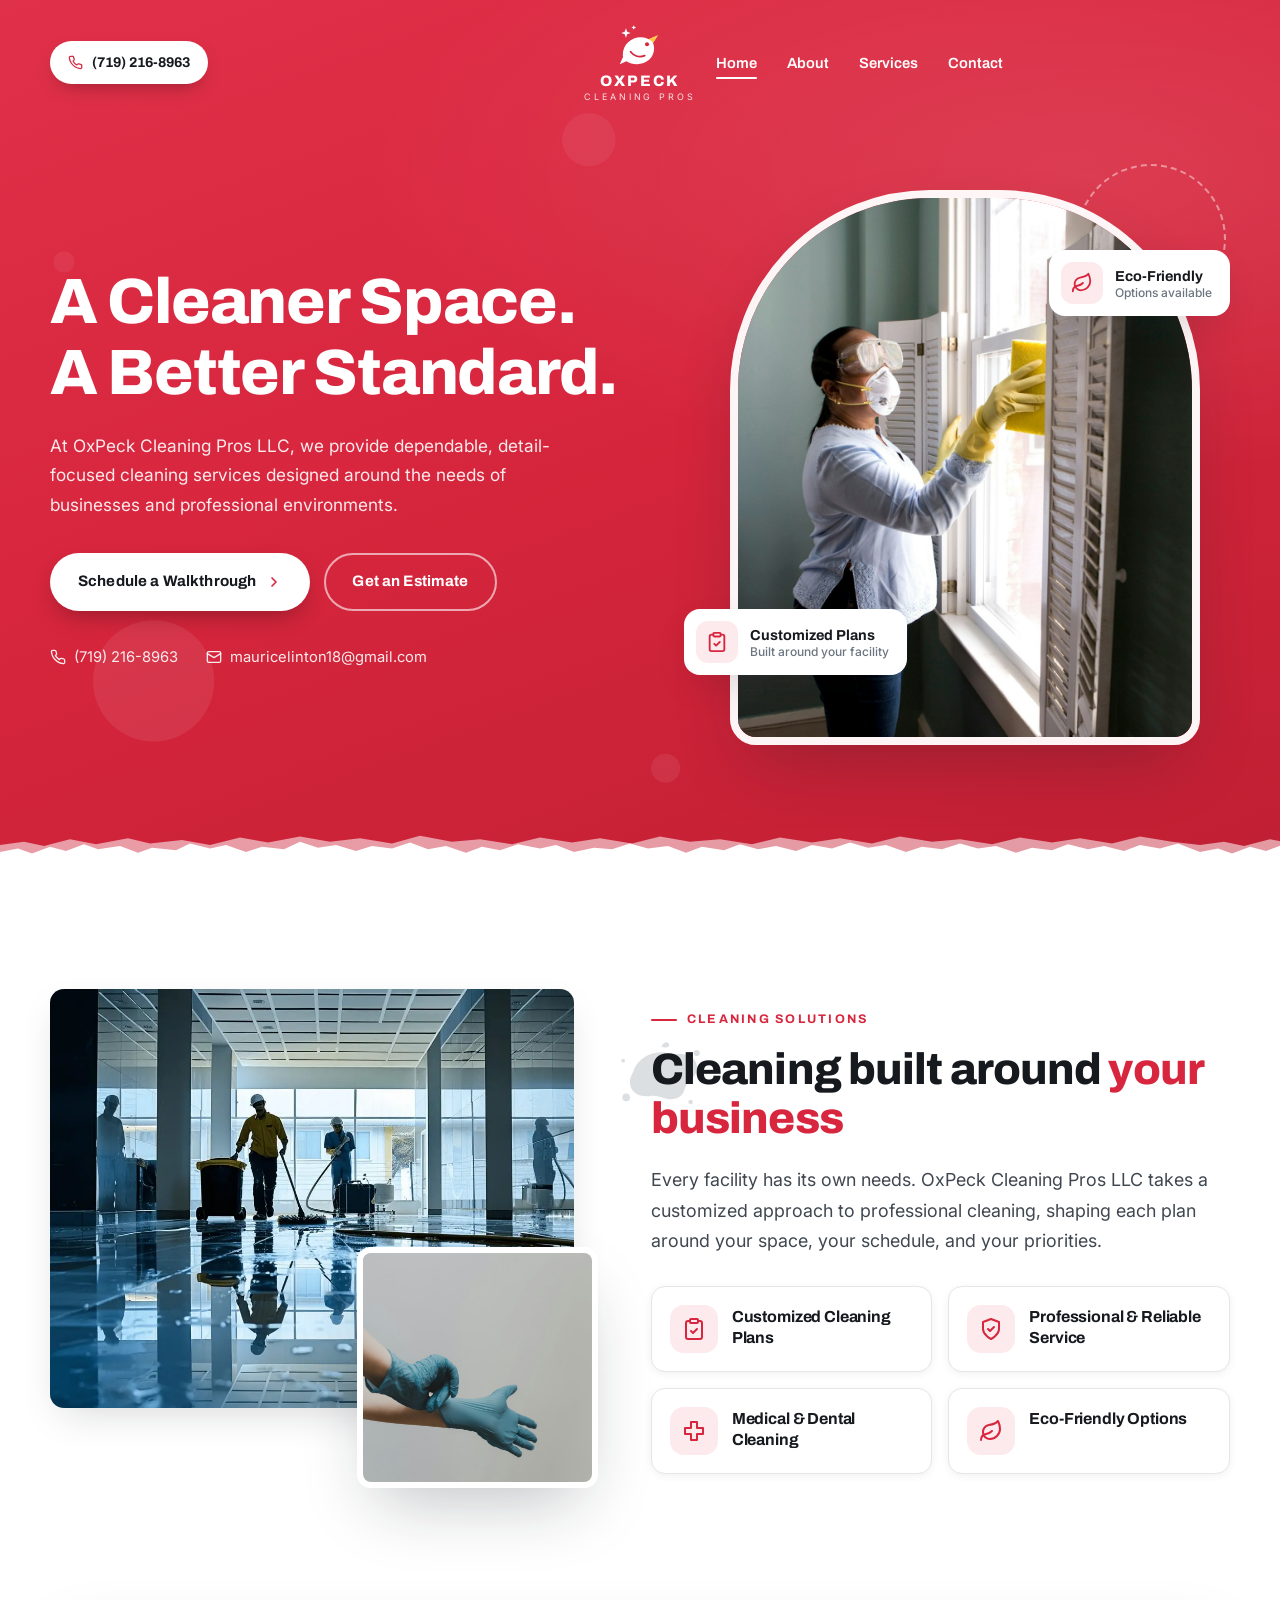
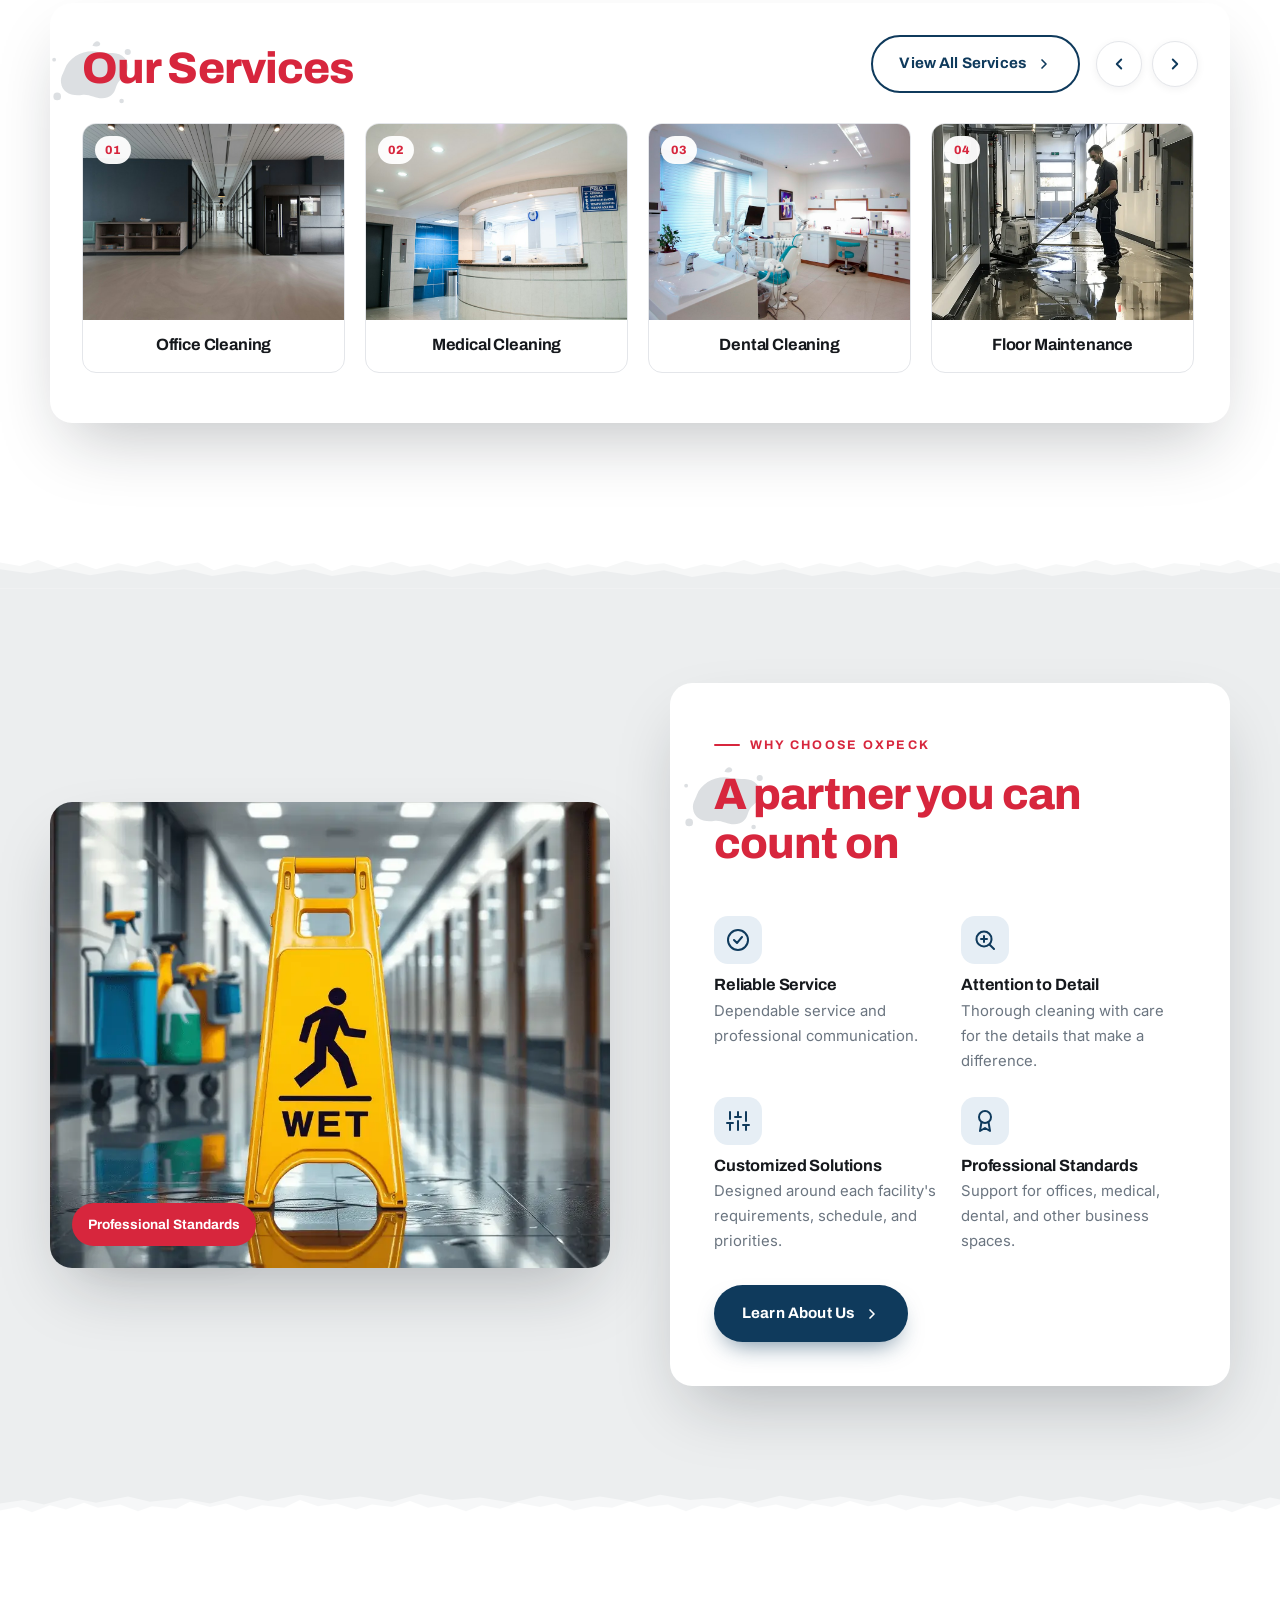
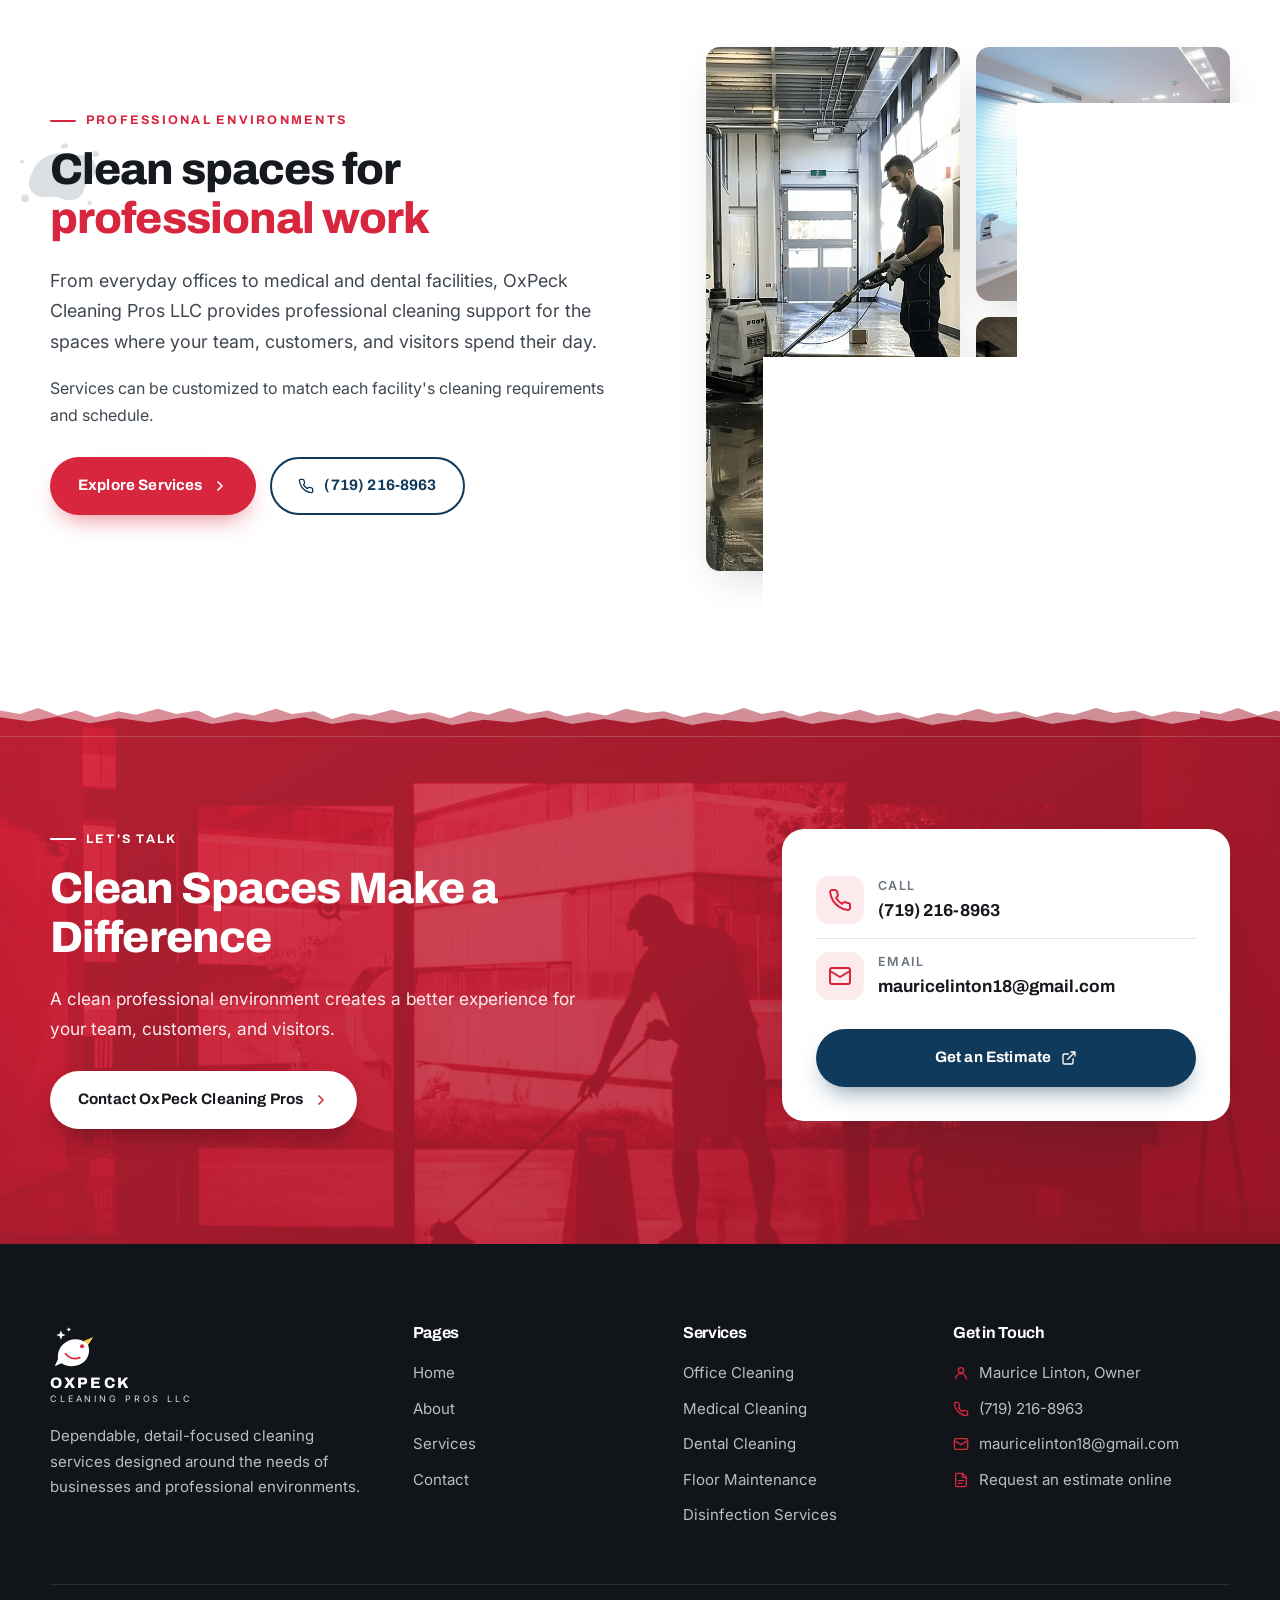
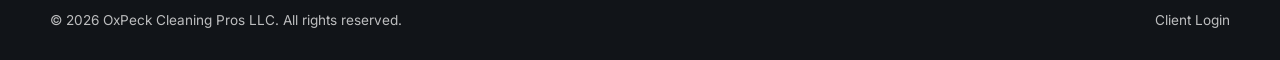
<file: index.html>
<!DOCTYPE html>
<html lang="en" class="no-js">
<head>
<meta charset="utf-8">
<meta name="viewport" content="width=device-width, initial-scale=1">
<title>OxPeck Cleaning Pros LLC — Professional Commercial Cleaning</title>
<meta name="description" content="Dependable, detail-focused cleaning services for offices, medical and dental facilities, and professional environments. Call (719) 216-8963.">
<meta name="theme-color" content="#d7263d">
<link rel="icon" href="assets/img/favicon.svg" type="image/svg+xml">
<link rel="preconnect" href="https://fonts.googleapis.com">
<link rel="preconnect" href="https://fonts.gstatic.com" crossorigin>
<link href="https://fonts.googleapis.com/css2?family=Archivo:wght@600;700;800&family=Inter:wght@400;500;600&display=swap" rel="stylesheet">
<link rel="stylesheet" href="assets/css/styles.css">
</head>
<body>
<svg width="0" height="0" style="position:absolute" aria-hidden="true">
  <defs>
    <symbol id="i-phone" viewBox="0 0 24 24" fill="none" stroke="currentColor" stroke-width="2" stroke-linecap="round" stroke-linejoin="round"><path d="M22 16.92v3a2 2 0 0 1-2.18 2 19.79 19.79 0 0 1-8.63-3.070 19.5 19.5 0 0 1-6-6A19.79 19.79 0 0 1 2.12 4.18 2 2 0 0 1 4.11 2h3a2 2 0 0 1 2 1.72c.13.96.36 1.9.7 2.81a2 2 0 0 1-.45 2.11L8.09 9.91a16 16 0 0 0 6 6l1.27-1.27a2 2 0 0 1 2.11-.45c.91.34 1.85.57 2.81.7A2 2 0 0 1 22 16.92z"/></symbol>
    <symbol id="i-mail" viewBox="0 0 24 24" fill="none" stroke="currentColor" stroke-width="2" stroke-linecap="round" stroke-linejoin="round"><rect x="2" y="4" width="20" height="16" rx="2"/><path d="m22 7-10 6L2 7"/></symbol>
    <symbol id="i-chev" viewBox="0 0 24 24" fill="none" stroke="currentColor" stroke-width="2.5" stroke-linecap="round" stroke-linejoin="round"><path d="m9 18 6-6-6-6"/></symbol>
    <symbol id="i-chev-l" viewBox="0 0 24 24" fill="none" stroke="currentColor" stroke-width="2.5" stroke-linecap="round" stroke-linejoin="round"><path d="m15 18-6-6 6-6"/></symbol>
    <symbol id="i-arrow" viewBox="0 0 24 24" fill="none" stroke="currentColor" stroke-width="2" stroke-linecap="round" stroke-linejoin="round"><path d="M5 12h14M13 6l6 6-6 6"/></symbol>
    <symbol id="i-external" viewBox="0 0 24 24" fill="none" stroke="currentColor" stroke-width="2" stroke-linecap="round" stroke-linejoin="round"><path d="M15 3h6v6M10 14 21 3M18 13v6a2 2 0 0 1-2 2H5a2 2 0 0 1-2-2V8a2 2 0 0 1 2-2h6"/></symbol>
    <symbol id="i-menu" viewBox="0 0 24 24" fill="none" stroke="currentColor" stroke-width="2" stroke-linecap="round"><path d="M4 6h16M4 12h16M4 18h16"/></symbol>
    <symbol id="i-plan" viewBox="0 0 24 24" fill="none" stroke="currentColor" stroke-width="2" stroke-linecap="round" stroke-linejoin="round"><rect x="8" y="2" width="8" height="4" rx="1"/><path d="M16 4h2a2 2 0 0 1 2 2v14a2 2 0 0 1-2 2H6a2 2 0 0 1-2-2V6a2 2 0 0 1 2-2h2"/><path d="m9 14 2 2 4-4"/></symbol>
    <symbol id="i-shield" viewBox="0 0 24 24" fill="none" stroke="currentColor" stroke-width="2" stroke-linecap="round" stroke-linejoin="round"><path d="M12 22s8-4 8-10V5l-8-3-8 3v7c0 6 8 10 8 10z"/><path d="m9 12 2 2 4-4"/></symbol>
    <symbol id="i-medical" viewBox="0 0 24 24" fill="none" stroke="currentColor" stroke-width="2" stroke-linecap="round" stroke-linejoin="round"><path d="M9 3h6v6h6v6h-6v6H9v-6H3V9h6z"/></symbol>
    <symbol id="i-tooth" viewBox="0 0 24 24" fill="none" stroke="currentColor" stroke-width="2" stroke-linecap="round" stroke-linejoin="round"><path d="M12 5.5C10.5 4 8.5 3 6.5 3.5 4 4.2 3 6.8 3.6 9.5c.5 2.2 1.4 3.8 1.9 6.2.4 2 .8 5.3 2.4 5.3 1.8 0 1.6-4.5 4.1-4.5s2.3 4.5 4.1 4.5c1.6 0 2-3.3 2.4-5.3.5-2.4 1.4-4 1.9-6.2.6-2.7-.4-5.3-2.9-6-2-.5-4 .5-5.5 2z"/></symbol>
    <symbol id="i-leaf" viewBox="0 0 24 24" fill="none" stroke="currentColor" stroke-width="2" stroke-linecap="round" stroke-linejoin="round"><path d="M11 20A7 7 0 0 1 9.8 6.1C15.5 5 17 4.48 19 2c1 2 2 4.18 2 8 0 5.5-4.78 10-10 10Z"/><path d="M2 21c0-3 1.85-5.36 5.08-6C9.5 14.52 12 13 13 12"/></symbol>
    <symbol id="i-building" viewBox="0 0 24 24" fill="none" stroke="currentColor" stroke-width="2" stroke-linecap="round" stroke-linejoin="round"><rect x="4" y="2" width="16" height="20" rx="2"/><path d="M9 22v-4h6v4M8 6h.01M12 6h.01M16 6h.01M8 10h.01M12 10h.01M16 10h.01M8 14h.01M12 14h.01M16 14h.01"/></symbol>
    <symbol id="i-floor" viewBox="0 0 24 24" fill="none" stroke="currentColor" stroke-width="2" stroke-linecap="round" stroke-linejoin="round"><path d="M12 2v9M6 11h12l1.5 11h-15z"/><path d="M9.5 15v7M14.5 15v7"/></symbol>
    <symbol id="i-window" viewBox="0 0 24 24" fill="none" stroke="currentColor" stroke-width="2" stroke-linecap="round" stroke-linejoin="round"><rect x="3" y="3" width="18" height="18" rx="2"/><path d="M12 3v18M3 12h18"/><path d="m6.5 8 2-2"/></symbol>
    <symbol id="i-spray" viewBox="0 0 24 24" fill="none" stroke="currentColor" stroke-width="2" stroke-linecap="round" stroke-linejoin="round"><path d="M8 3h6v3H8zM14 4h3l2 1.5"/><path d="M8 6h6l1.5 3.5V20a2 2 0 0 1-2 2h-5a2 2 0 0 1-2-2V9.5z"/><path d="M20 9h.01M22 11h.01M20 13h.01"/></symbol>
    <symbol id="i-drop" viewBox="0 0 24 24" fill="none" stroke="currentColor" stroke-width="2" stroke-linecap="round" stroke-linejoin="round"><path d="M12 2.7s-6.5 6.5-6.5 11.8a6.5 6.5 0 0 0 13 0C18.5 9.2 12 2.7 12 2.7z"/><path d="M9 15a3 3 0 0 0 3 3"/></symbol>
    <symbol id="i-trash" viewBox="0 0 24 24" fill="none" stroke="currentColor" stroke-width="2" stroke-linecap="round" stroke-linejoin="round"><path d="M3 6h18M8 6V4a2 2 0 0 1 2-2h4a2 2 0 0 1 2 2v2M19 6l-1 14a2 2 0 0 1-2 2H8a2 2 0 0 1-2-2L5 6M10 11v6M14 11v6"/></symbol>
    <symbol id="i-sparkle" viewBox="0 0 24 24" fill="none" stroke="currentColor" stroke-width="2" stroke-linecap="round" stroke-linejoin="round"><path d="M11 3l1.9 5.1L18 10l-5.1 1.9L11 17l-1.9-5.1L4 10l5.1-1.9z"/><path d="M19 15l.8 2.2 2.2.8-2.2.8L19 21l-.8-2.2L16 18l2.2-.8z"/></symbol>
    <symbol id="i-check" viewBox="0 0 24 24" fill="none" stroke="currentColor" stroke-width="2" stroke-linecap="round" stroke-linejoin="round"><circle cx="12" cy="12" r="10"/><path d="m8 12 3 3 5-6"/></symbol>
    <symbol id="i-detail" viewBox="0 0 24 24" fill="none" stroke="currentColor" stroke-width="2" stroke-linecap="round" stroke-linejoin="round"><circle cx="11" cy="11" r="7.5"/><path d="m21 21-4.3-4.3M11 8v6M8 11h6"/></symbol>
    <symbol id="i-sliders" viewBox="0 0 24 24" fill="none" stroke="currentColor" stroke-width="2" stroke-linecap="round" stroke-linejoin="round"><path d="M4 21v-7M4 10V3M12 21v-9M12 8V3M20 21v-5M20 12V3M1 14h6M9 8h6M17 16h6"/></symbol>
    <symbol id="i-award" viewBox="0 0 24 24" fill="none" stroke="currentColor" stroke-width="2" stroke-linecap="round" stroke-linejoin="round"><circle cx="12" cy="8" r="6"/><path d="M15.5 12.9 17 22l-5-3-5 3 1.5-9.1"/></symbol>
    <symbol id="i-calendar" viewBox="0 0 24 24" fill="none" stroke="currentColor" stroke-width="2" stroke-linecap="round" stroke-linejoin="round"><rect x="3" y="4" width="18" height="18" rx="2"/><path d="M16 2v4M8 2v4M3 10h18M8 15l2 2 4-4"/></symbol>
    <symbol id="i-estimate" viewBox="0 0 24 24" fill="none" stroke="currentColor" stroke-width="2" stroke-linecap="round" stroke-linejoin="round"><path d="M14 2H6a2 2 0 0 0-2 2v16a2 2 0 0 0 2 2h12a2 2 0 0 0 2-2V8z"/><path d="M14 2v6h6M8 13h8M8 17h5"/></symbol>
    <symbol id="i-user" viewBox="0 0 24 24" fill="none" stroke="currentColor" stroke-width="2" stroke-linecap="round" stroke-linejoin="round"><circle cx="12" cy="8" r="4"/><path d="M4 21a8 8 0 0 1 16 0"/></symbol>
    <symbol id="i-chat" viewBox="0 0 24 24" fill="none" stroke="currentColor" stroke-width="2" stroke-linecap="round" stroke-linejoin="round"><path d="M21 15a2 2 0 0 1-2 2H7l-4 4V5a2 2 0 0 1 2-2h14a2 2 0 0 1 2 2z"/></symbol>
    <symbol id="logo" viewBox="0 0 64 64"><path fill="currentColor" d="M10 42c0-13 10.5-22.5 23-22.5 4 0 7.4.9 10.2 2.6L55 17l-6.4 9.6c1 2.4 1.4 4.8 1.4 7.4C50 45.5 40.4 54 28 54c-5 0-9.6-1.4-13.3-3.9L6 54l4.3-9.2c-.2-.9-.3-1.8-.3-2.8z"/><path fill="#ffc83d" d="M43.2 22.1 55 17l-6.4 9.6c-1.2-1.9-3-3.4-5.4-4.5z"/><circle cx="41" cy="28.5" r="2.6" fill="#d7263d"/><path fill="none" stroke="#d7263d" stroke-width="2.4" stroke-linecap="round" d="M20 38c4 5.5 11 7.5 18 5"/><path fill="currentColor" d="M14 8l1.6 4.4L20 14l-4.4 1.6L14 20l-1.6-4.4L8 14l4.4-1.6zM24 4l.9 2.1L27 7l-2.1.9L24 10l-.9-2.1L21 7l2.1-.9z"/></symbol>
  </defs>
</svg>
<a class="skip-link" href="#main">Skip to content</a>
<header class="site-header">
  <div class="container nav">
    <a class="nav-call" href="tel:+17192168963"><svg aria-hidden="true"><use href="#i-phone"/></svg><span class="label">(719) 216-8963</span><span class="sr-only">Call OxPeck</span></a>
    <a class="brand" href="index.html" aria-label="OxPeck Cleaning Pros home">
      <svg class="brand-mark" aria-hidden="true"><use href="#logo"/></svg>
      <span class="brand-text"><span class="brand-name">OxPeck</span><span class="brand-sub">Cleaning Pros</span></span>
    </a>
    <nav aria-label="Main">
      <ul class="nav-links" id="nav-links">
        <li><a href="index.html" aria-current="page">Home</a></li>
        <li><a href="about.html">About</a></li>
        <li><a href="services.html">Services</a></li>
        <li><a href="contact.html">Contact</a></li>
      </ul>
    </nav>
    <button class="nav-toggle" type="button" aria-controls="nav-links" aria-expanded="false"><svg aria-hidden="true"><use href="#i-menu"/></svg><span class="sr-only">Menu</span></button>
  </div>
</header>
<div class="nav-backdrop" aria-hidden="true"></div>
<main id="main">

  <!-- Hero -->
  <section class="hero torn-bottom">
    <div class="container hero-grid">
      <div class="hero-copy reveal">
        <h1><span>A Cleaner Space.</span><span>A Better Standard.</span></h1>
        <p>At OxPeck Cleaning Pros LLC, we provide dependable, detail-focused cleaning services designed around the needs of businesses and professional environments.</p>
        <div class="btn-row">
          <a class="btn btn-white" href="contact.html">Schedule a Walkthrough <svg class="chev" aria-hidden="true"><use href="#i-chev"/></svg></a>
          <a class="btn btn-ghost" href="https://clienthub.getjobber.com/hubs/360740e6-53ef-437c-9b8a-7b99460b2b64/public/requests/1751314/new" target="_blank" rel="noopener">Get an Estimate</a>
        </div>
        <div class="hero-contact">
          <a href="tel:+17192168963"><svg aria-hidden="true"><use href="#i-phone"/></svg>(719) 216-8963</a>
          <a href="mailto:mauricelinton18@gmail.com"><svg aria-hidden="true"><use href="#i-mail"/></svg>mauricelinton18@gmail.com</a>
        </div>
      </div>
      <div class="hero-visual reveal">
        <span class="hero-ring" aria-hidden="true"></span>
        <div class="hero-photo">
          <img src="assets/img/hero-window-cleaner.jpg" alt="Cleaning professional in yellow gloves wiping down a window" width="1100" height="1300" fetchpriority="high">
        </div>
        <div class="hero-chip one"><span class="ico"><svg aria-hidden="true"><use href="#i-plan"/></svg></span><span>Customized Plans<small>Built around your facility</small></span></div>
        <div class="hero-chip two"><span class="ico"><svg aria-hidden="true"><use href="#i-leaf"/></svg></span><span>Eco-Friendly<small>Options available</small></span></div>
      </div>
    </div>
  </section>

  <!-- Cleaning solutions -->
  <section class="section">
    <div class="container solutions-grid">
      <div class="photo-stack reveal">
        <div class="main"><img src="assets/img/oxpeck-2.webp" alt="Cleaning crew mopping a polished commercial floor" loading="lazy" width="1024" height="1024"></div>
        <div class="inset"><img src="assets/img/gloves.jpg" alt="Hands putting on protective cleaning gloves" loading="lazy" width="900" height="1000"></div>
      </div>
      <div class="reveal">
        <span class="eyebrow">Cleaning Solutions</span>
        <h2 class="splash">Cleaning built around <span class="text-red">your business</span></h2>
        <p class="lead">Every facility has its own needs. OxPeck Cleaning Pros LLC takes a customized approach to professional cleaning, shaping each plan around your space, your schedule, and your priorities.</p>
        <div class="feature-list">
          <div class="feature"><span class="icon-badge"><svg aria-hidden="true"><use href="#i-plan"/></svg></span><h3>Customized Cleaning Plans</h3></div>
          <div class="feature"><span class="icon-badge"><svg aria-hidden="true"><use href="#i-shield"/></svg></span><h3>Professional &amp; Reliable Service</h3></div>
          <div class="feature"><span class="icon-badge"><svg aria-hidden="true"><use href="#i-medical"/></svg></span><h3>Medical &amp; Dental Cleaning</h3></div>
          <div class="feature"><span class="icon-badge"><svg aria-hidden="true"><use href="#i-leaf"/></svg></span><h3>Eco-Friendly Options</h3></div>
        </div>
      </div>
    </div>
  </section>

  <!-- Services preview -->
  <section class="section" style="padding-top:0">
    <div class="container">
      <div class="services-panel reveal" data-carousel>
        <div class="services-panel-top">
          <div>

            <h2 class="splash text-red">Our Services</h2>
          </div>
          <div style="display:flex;gap:16px;align-items:center;flex-wrap:wrap">
            <a class="btn btn-outline" href="services.html">View All Services <svg class="chev" aria-hidden="true"><use href="#i-chev"/></svg></a>
            <div class="carousel-nav">
              <button class="carousel-btn" type="button" data-prev aria-label="Previous services"><svg aria-hidden="true"><use href="#i-chev-l"/></svg></button>
              <button class="carousel-btn" type="button" data-next aria-label="Next services"><svg aria-hidden="true"><use href="#i-chev"/></svg></button>
            </div>
          </div>
        </div>
        <div class="carousel" tabindex="0" aria-label="Services">
          <a class="svc-card" href="services.html#office"><div class="thumb"><span class="num">01</span><img src="assets/img/office-cleaning.jpg" alt="Clean modern office interior" loading="lazy"></div><div class="body"><h3>Office Cleaning</h3></div></a>
          <a class="svc-card" href="services.html#medical"><div class="thumb"><span class="num">02</span><img src="assets/img/medical-cleaning.jpg" alt="Clean medical facility reception" loading="lazy"></div><div class="body"><h3>Medical Cleaning</h3></div></a>
          <a class="svc-card" href="services.html#dental"><div class="thumb"><span class="num">03</span><img src="assets/img/dental-cleaning.jpg" alt="Bright, clean dental treatment room" loading="lazy"></div><div class="body"><h3>Dental Cleaning</h3></div></a>
          <a class="svc-card" href="services.html#floors"><div class="thumb"><span class="num">04</span><img src="assets/img/oxpeck-1.webp" alt="Professional machine cleaning a commercial floor" loading="lazy"></div><div class="body"><h3>Floor Maintenance</h3></div></a>
          <a class="svc-card" href="services.html#windows"><div class="thumb"><span class="num">05</span><img src="assets/img/window-washing.jpg" alt="Window being cleaned with a sponge" loading="lazy"></div><div class="body"><h3>Window Washing</h3></div></a>
          <a class="svc-card" href="services.html#disinfection"><div class="thumb"><span class="num">06</span><img src="assets/img/disinfection.jpg" alt="Gloved hand holding a disinfectant spray bottle" loading="lazy"></div><div class="body"><h3>Disinfection Services</h3></div></a>
          <a class="svc-card" href="services.html#restrooms"><div class="thumb"><span class="num">07</span><img src="assets/img/restroom-sanitation.jpg" alt="Clean, bright restroom" loading="lazy"></div><div class="body"><h3>Restroom Sanitation</h3></div></a>
          <a class="svc-card" href="services.html#trash"><div class="thumb"><span class="num">08</span><img src="assets/img/trash-removal.jpg" alt="Row of waste and recycling bins" loading="lazy"></div><div class="body"><h3>Trash Removal</h3></div></a>
          <a class="svc-card" href="services.html#polishing"><div class="thumb"><span class="num">09</span><img src="assets/img/surface-polishing.jpg" alt="Polished countertops in a clean interior" loading="lazy"></div><div class="body"><h3>Surface Polishing</h3></div></a>
        </div>
      </div>
    </div>
  </section>

  <!-- Why choose -->
  <section class="band torn-top torn-bottom">
    <div class="container split">
      <div class="split-photo reveal">
        <img src="assets/img/oxpeck-3.webp" alt="Wet floor sign in a freshly cleaned hallway with a cleaning cart" loading="lazy">
        <span class="tag">Professional Standards</span>
      </div>
      <div class="card-float reveal">
        <span class="eyebrow">Why Choose OxPeck</span>
        <h2 class="splash">A partner you can count on</h2>
        <div class="why-grid">
          <div class="why-item"><span class="icon-badge navy"><svg aria-hidden="true"><use href="#i-check"/></svg></span><h3>Reliable Service</h3><p>Dependable service and professional communication.</p></div>
          <div class="why-item"><span class="icon-badge navy"><svg aria-hidden="true"><use href="#i-detail"/></svg></span><h3>Attention to Detail</h3><p>Thorough cleaning with care for the details that make a difference.</p></div>
          <div class="why-item"><span class="icon-badge navy"><svg aria-hidden="true"><use href="#i-sliders"/></svg></span><h3>Customized Solutions</h3><p>Designed around each facility's requirements, schedule, and priorities.</p></div>
          <div class="why-item"><span class="icon-badge navy"><svg aria-hidden="true"><use href="#i-award"/></svg></span><h3>Professional Standards</h3><p>Support for offices, medical, dental, and other business spaces.</p></div>
        </div>
        <a class="btn btn-navy" href="about.html">Learn About Us <svg class="chev" aria-hidden="true"><use href="#i-chev"/></svg></a>
      </div>
    </div>
  </section>

  <!-- Spaces -->
  <section class="section">
    <div class="container about-intro">
      <div class="reveal">
        <span class="eyebrow">Professional Environments</span>
        <h2 class="splash">Clean spaces for <span class="text-red">professional work</span></h2>
        <p class="lead">From everyday offices to medical and dental facilities, OxPeck Cleaning Pros LLC provides professional cleaning support for the spaces where your team, customers, and visitors spend their day.</p>
        <p>Services can be customized to match each facility's cleaning requirements and schedule.</p>
        <div class="btn-row" style="margin-top:28px">
          <a class="btn btn-red" href="services.html">Explore Services <svg class="chev" aria-hidden="true"><use href="#i-chev"/></svg></a>
          <a class="btn btn-outline" href="tel:+17192168963"><svg aria-hidden="true"><use href="#i-phone"/></svg>(719) 216-8963</a>
        </div>
      </div>
      <div class="collage reveal">
        <img class="tall" src="assets/img/oxpeck-1.webp" alt="Cleaning professional maintaining a commercial floor" loading="lazy">
        <img class="sq" src="assets/img/dental-cleaning.jpg" alt="Dental office treatment room" loading="lazy">
        <img class="sq" src="assets/img/office-interior.jpg" alt="Open-plan office with large windows" loading="lazy">
      </div>
    </div>
  </section>

  <!-- CTA -->
  <section class="cta torn-top">
    <div class="bg-img" style="background-image:url('assets/img/night-mopping.jpg')" aria-hidden="true"></div>
    <div class="container cta-inner">
      <div class="reveal">
        <span class="eyebrow" style="color:#fff">Let's Talk</span>
        <h2>Clean Spaces Make a Difference</h2>
        <p>A clean professional environment creates a better experience for your team, customers, and visitors.</p>
        <div class="btn-row" style="margin-top:28px">
          <a class="btn btn-white" href="contact.html">Contact OxPeck Cleaning Pros <svg class="chev" aria-hidden="true"><use href="#i-chev"/></svg></a>
        </div>
      </div>
      <div class="cta-card reveal">
        <div class="row"><span class="icon-badge"><svg aria-hidden="true"><use href="#i-phone"/></svg></span><div><small>Call</small><a class="val" href="tel:+17192168963">(719) 216-8963</a></div></div>
        <div class="row"><span class="icon-badge"><svg aria-hidden="true"><use href="#i-mail"/></svg></span><div><small>Email</small><a class="val" href="mailto:mauricelinton18@gmail.com">mauricelinton18@gmail.com</a></div></div>
        <a class="btn btn-navy" href="https://clienthub.getjobber.com/hubs/360740e6-53ef-437c-9b8a-7b99460b2b64/public/requests/1751314/new" target="_blank" rel="noopener">Get an Estimate <svg aria-hidden="true"><use href="#i-external"/></svg></a>
      </div>
    </div>
  </section>

</main>
<footer class="site-footer">
  <div class="container">
    <div class="footer-grid">
      <div>
        <a class="brand" href="index.html" aria-label="OxPeck Cleaning Pros home">
          <svg class="brand-mark" aria-hidden="true"><use href="#logo"/></svg>
          <span class="brand-text"><span class="brand-name">OxPeck</span><span class="brand-sub">Cleaning Pros LLC</span></span>
        </a>
        <p style="margin-top:18px;max-width:320px">Dependable, detail-focused cleaning services designed around the needs of businesses and professional environments.</p>
      </div>
      <div>
        <h4>Pages</h4>
        <ul>
          <li><a href="index.html">Home</a></li>
          <li><a href="about.html">About</a></li>
          <li><a href="services.html">Services</a></li>
          <li><a href="contact.html">Contact</a></li>
        </ul>
      </div>
      <div>
        <h4>Services</h4>
        <ul>
          <li><a href="services.html#office">Office Cleaning</a></li>
          <li><a href="services.html#medical">Medical Cleaning</a></li>
          <li><a href="services.html#dental">Dental Cleaning</a></li>
          <li><a href="services.html#floors">Floor Maintenance</a></li>
          <li><a href="services.html#disinfection">Disinfection Services</a></li>
        </ul>
      </div>
      <div>
        <h4>Get in Touch</h4>
        <ul class="footer-contact">
          <li><svg aria-hidden="true"><use href="#i-user"/></svg><span>Maurice Linton, Owner</span></li>
          <li><svg aria-hidden="true"><use href="#i-phone"/></svg><a href="tel:+17192168963">(719) 216-8963</a></li>
          <li><svg aria-hidden="true"><use href="#i-mail"/></svg><a href="mailto:mauricelinton18@gmail.com">mauricelinton18@gmail.com</a></li>
          <li><svg aria-hidden="true"><use href="#i-estimate"/></svg><a href="https://clienthub.getjobber.com/hubs/360740e6-53ef-437c-9b8a-7b99460b2b64/public/requests/1751314/new" target="_blank" rel="noopener">Request an estimate online</a></li>
        </ul>
      </div>
    </div>
    <div class="footer-bottom">
      <span>&copy; <span data-year>2026</span> OxPeck Cleaning Pros LLC. All rights reserved.</span>
      <a href="https://clienthub.getjobber.com/client_hubs/360740e6-53ef-437c-9b8a-7b99460b2b64/login/new?source=share_login" target="_blank" rel="noopener">Client Login</a>
    </div>
  </div>
</footer>
<script src="assets/js/main.js"></script>
</body>
</html>
</file>
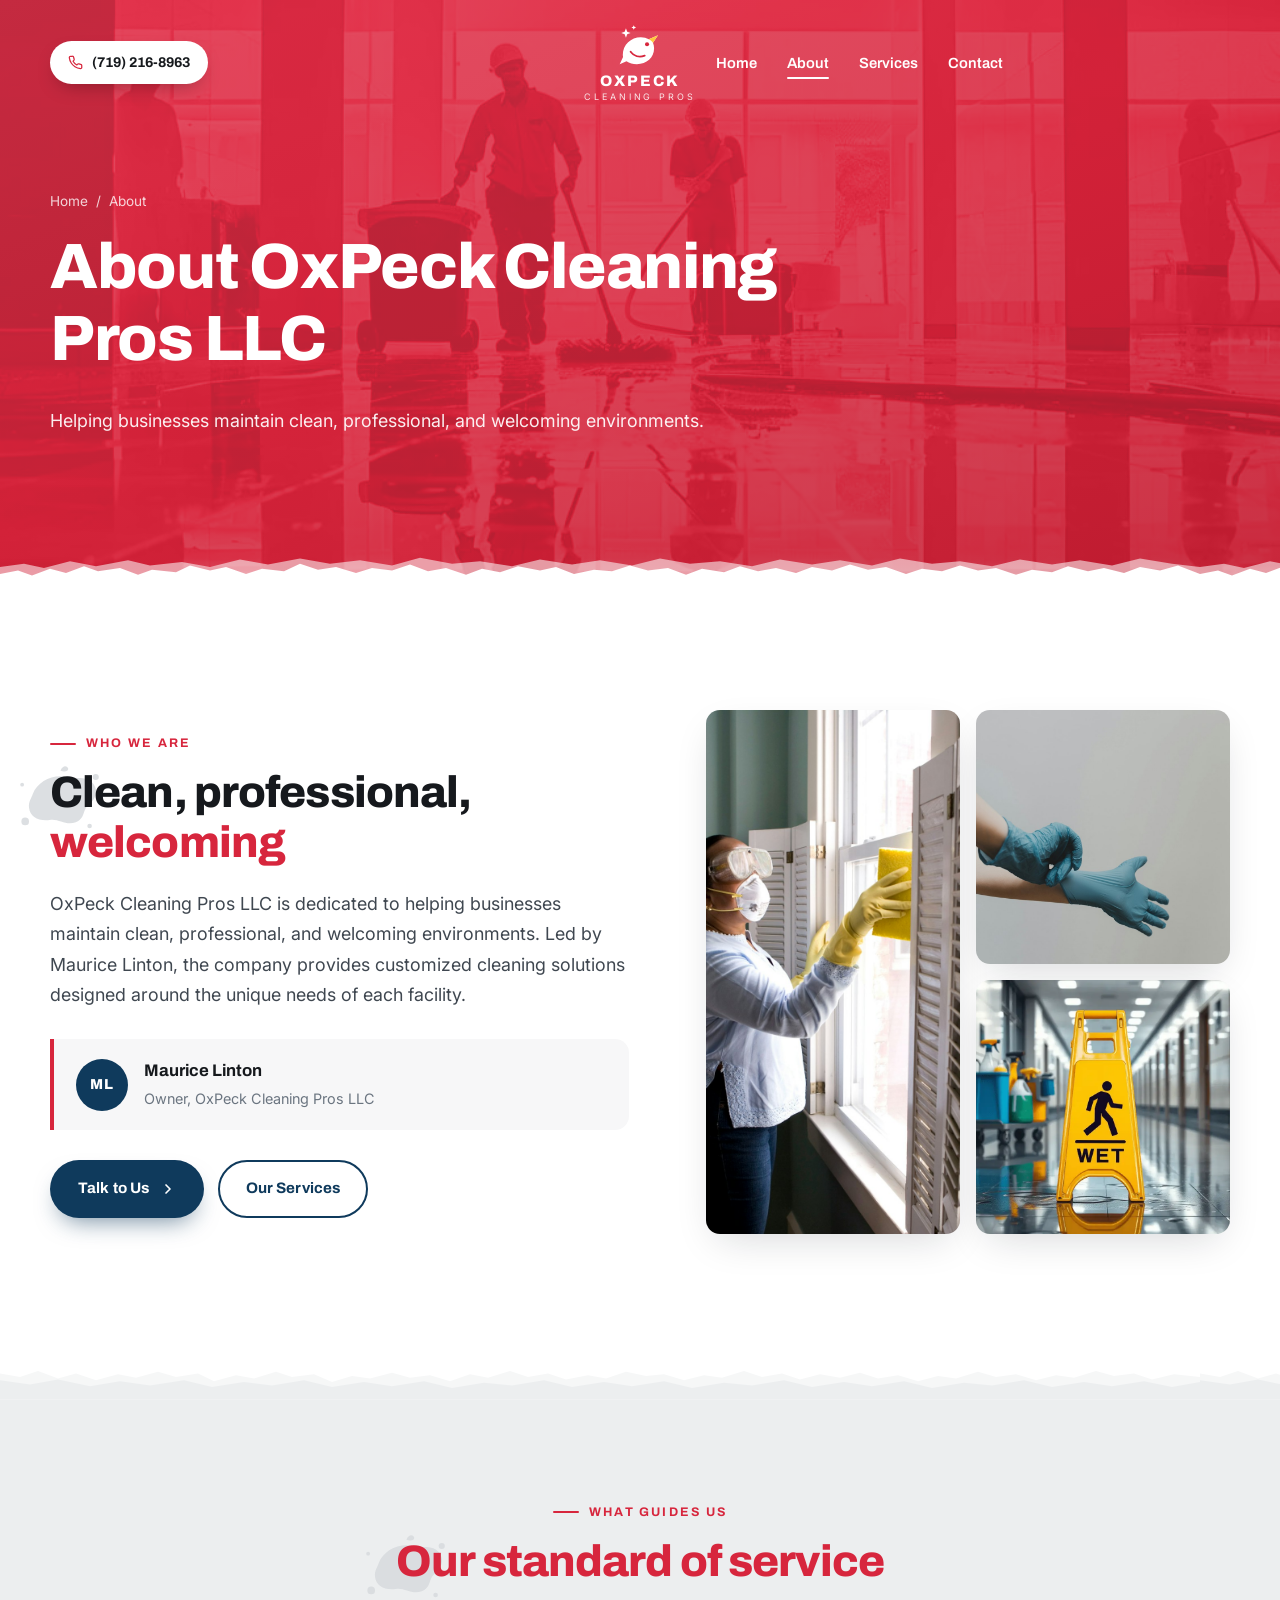
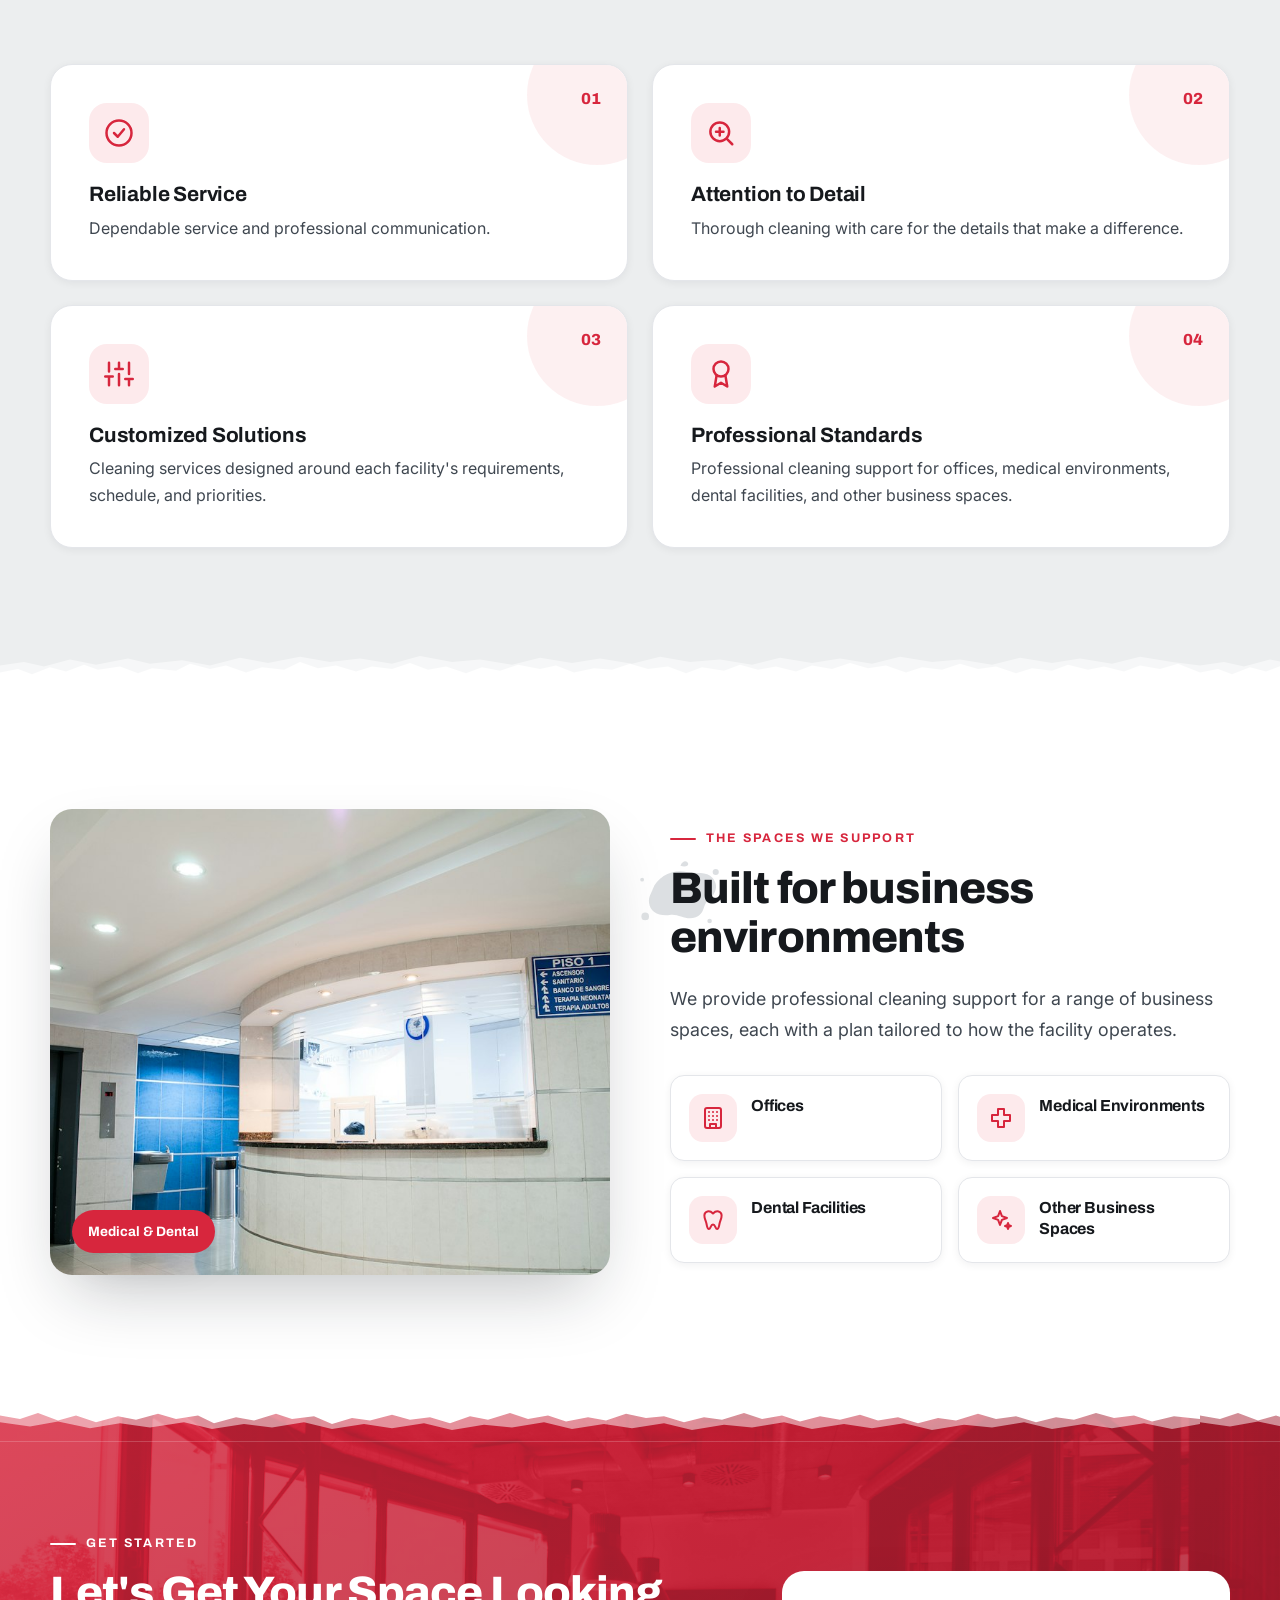
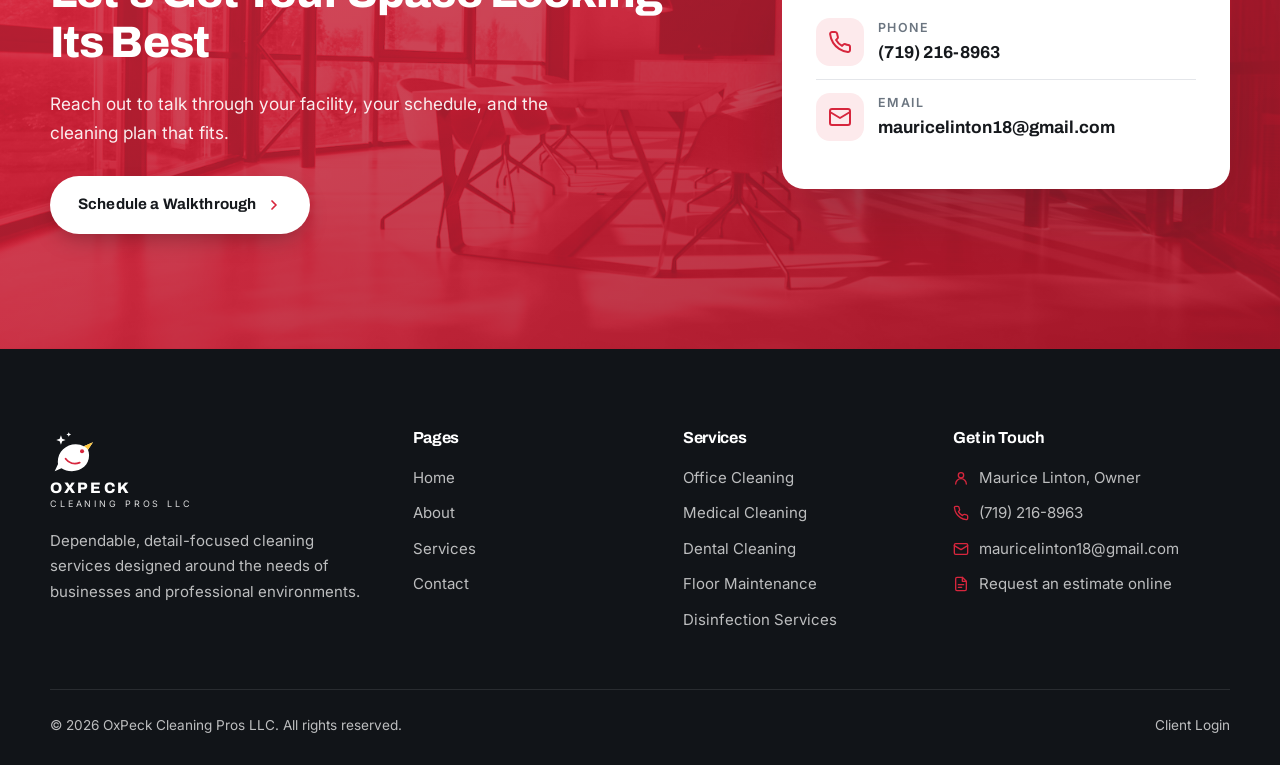
<file: about.html>
<!DOCTYPE html>
<html lang="en" class="no-js">
<head>
<meta charset="utf-8">
<meta name="viewport" content="width=device-width, initial-scale=1">
<title>About Us — OxPeck Cleaning Pros LLC</title>
<meta name="description" content="OxPeck Cleaning Pros LLC, led by Maurice Linton, provides customized cleaning solutions designed around the unique needs of each facility.">
<meta name="theme-color" content="#d7263d">
<link rel="icon" href="assets/img/favicon.svg" type="image/svg+xml">
<link rel="preconnect" href="https://fonts.googleapis.com">
<link rel="preconnect" href="https://fonts.gstatic.com" crossorigin>
<link href="https://fonts.googleapis.com/css2?family=Archivo:wght@600;700;800&family=Inter:wght@400;500;600&display=swap" rel="stylesheet">
<link rel="stylesheet" href="assets/css/styles.css">
</head>
<body>
<svg width="0" height="0" style="position:absolute" aria-hidden="true">
  <defs>
    <symbol id="i-phone" viewBox="0 0 24 24" fill="none" stroke="currentColor" stroke-width="2" stroke-linecap="round" stroke-linejoin="round"><path d="M22 16.92v3a2 2 0 0 1-2.18 2 19.79 19.79 0 0 1-8.63-3.070 19.5 19.5 0 0 1-6-6A19.79 19.79 0 0 1 2.12 4.18 2 2 0 0 1 4.11 2h3a2 2 0 0 1 2 1.72c.13.96.36 1.9.7 2.81a2 2 0 0 1-.45 2.11L8.09 9.91a16 16 0 0 0 6 6l1.27-1.27a2 2 0 0 1 2.11-.45c.91.34 1.85.57 2.81.7A2 2 0 0 1 22 16.92z"/></symbol>
    <symbol id="i-mail" viewBox="0 0 24 24" fill="none" stroke="currentColor" stroke-width="2" stroke-linecap="round" stroke-linejoin="round"><rect x="2" y="4" width="20" height="16" rx="2"/><path d="m22 7-10 6L2 7"/></symbol>
    <symbol id="i-chev" viewBox="0 0 24 24" fill="none" stroke="currentColor" stroke-width="2.5" stroke-linecap="round" stroke-linejoin="round"><path d="m9 18 6-6-6-6"/></symbol>
    <symbol id="i-chev-l" viewBox="0 0 24 24" fill="none" stroke="currentColor" stroke-width="2.5" stroke-linecap="round" stroke-linejoin="round"><path d="m15 18-6-6 6-6"/></symbol>
    <symbol id="i-arrow" viewBox="0 0 24 24" fill="none" stroke="currentColor" stroke-width="2" stroke-linecap="round" stroke-linejoin="round"><path d="M5 12h14M13 6l6 6-6 6"/></symbol>
    <symbol id="i-external" viewBox="0 0 24 24" fill="none" stroke="currentColor" stroke-width="2" stroke-linecap="round" stroke-linejoin="round"><path d="M15 3h6v6M10 14 21 3M18 13v6a2 2 0 0 1-2 2H5a2 2 0 0 1-2-2V8a2 2 0 0 1 2-2h6"/></symbol>
    <symbol id="i-menu" viewBox="0 0 24 24" fill="none" stroke="currentColor" stroke-width="2" stroke-linecap="round"><path d="M4 6h16M4 12h16M4 18h16"/></symbol>
    <symbol id="i-plan" viewBox="0 0 24 24" fill="none" stroke="currentColor" stroke-width="2" stroke-linecap="round" stroke-linejoin="round"><rect x="8" y="2" width="8" height="4" rx="1"/><path d="M16 4h2a2 2 0 0 1 2 2v14a2 2 0 0 1-2 2H6a2 2 0 0 1-2-2V6a2 2 0 0 1 2-2h2"/><path d="m9 14 2 2 4-4"/></symbol>
    <symbol id="i-shield" viewBox="0 0 24 24" fill="none" stroke="currentColor" stroke-width="2" stroke-linecap="round" stroke-linejoin="round"><path d="M12 22s8-4 8-10V5l-8-3-8 3v7c0 6 8 10 8 10z"/><path d="m9 12 2 2 4-4"/></symbol>
    <symbol id="i-medical" viewBox="0 0 24 24" fill="none" stroke="currentColor" stroke-width="2" stroke-linecap="round" stroke-linejoin="round"><path d="M9 3h6v6h6v6h-6v6H9v-6H3V9h6z"/></symbol>
    <symbol id="i-tooth" viewBox="0 0 24 24" fill="none" stroke="currentColor" stroke-width="2" stroke-linecap="round" stroke-linejoin="round"><path d="M12 5.5C10.5 4 8.5 3 6.5 3.5 4 4.2 3 6.8 3.6 9.5c.5 2.2 1.4 3.8 1.9 6.2.4 2 .8 5.3 2.4 5.3 1.8 0 1.6-4.5 4.1-4.5s2.3 4.5 4.1 4.5c1.6 0 2-3.3 2.4-5.3.5-2.4 1.4-4 1.9-6.2.6-2.7-.4-5.3-2.9-6-2-.5-4 .5-5.5 2z"/></symbol>
    <symbol id="i-leaf" viewBox="0 0 24 24" fill="none" stroke="currentColor" stroke-width="2" stroke-linecap="round" stroke-linejoin="round"><path d="M11 20A7 7 0 0 1 9.8 6.1C15.5 5 17 4.48 19 2c1 2 2 4.18 2 8 0 5.5-4.78 10-10 10Z"/><path d="M2 21c0-3 1.85-5.36 5.08-6C9.5 14.52 12 13 13 12"/></symbol>
    <symbol id="i-building" viewBox="0 0 24 24" fill="none" stroke="currentColor" stroke-width="2" stroke-linecap="round" stroke-linejoin="round"><rect x="4" y="2" width="16" height="20" rx="2"/><path d="M9 22v-4h6v4M8 6h.01M12 6h.01M16 6h.01M8 10h.01M12 10h.01M16 10h.01M8 14h.01M12 14h.01M16 14h.01"/></symbol>
    <symbol id="i-floor" viewBox="0 0 24 24" fill="none" stroke="currentColor" stroke-width="2" stroke-linecap="round" stroke-linejoin="round"><path d="M12 2v9M6 11h12l1.5 11h-15z"/><path d="M9.5 15v7M14.5 15v7"/></symbol>
    <symbol id="i-window" viewBox="0 0 24 24" fill="none" stroke="currentColor" stroke-width="2" stroke-linecap="round" stroke-linejoin="round"><rect x="3" y="3" width="18" height="18" rx="2"/><path d="M12 3v18M3 12h18"/><path d="m6.5 8 2-2"/></symbol>
    <symbol id="i-spray" viewBox="0 0 24 24" fill="none" stroke="currentColor" stroke-width="2" stroke-linecap="round" stroke-linejoin="round"><path d="M8 3h6v3H8zM14 4h3l2 1.5"/><path d="M8 6h6l1.5 3.5V20a2 2 0 0 1-2 2h-5a2 2 0 0 1-2-2V9.5z"/><path d="M20 9h.01M22 11h.01M20 13h.01"/></symbol>
    <symbol id="i-drop" viewBox="0 0 24 24" fill="none" stroke="currentColor" stroke-width="2" stroke-linecap="round" stroke-linejoin="round"><path d="M12 2.7s-6.5 6.5-6.5 11.8a6.5 6.5 0 0 0 13 0C18.5 9.2 12 2.7 12 2.7z"/><path d="M9 15a3 3 0 0 0 3 3"/></symbol>
    <symbol id="i-trash" viewBox="0 0 24 24" fill="none" stroke="currentColor" stroke-width="2" stroke-linecap="round" stroke-linejoin="round"><path d="M3 6h18M8 6V4a2 2 0 0 1 2-2h4a2 2 0 0 1 2 2v2M19 6l-1 14a2 2 0 0 1-2 2H8a2 2 0 0 1-2-2L5 6M10 11v6M14 11v6"/></symbol>
    <symbol id="i-sparkle" viewBox="0 0 24 24" fill="none" stroke="currentColor" stroke-width="2" stroke-linecap="round" stroke-linejoin="round"><path d="M11 3l1.9 5.1L18 10l-5.1 1.9L11 17l-1.9-5.1L4 10l5.1-1.9z"/><path d="M19 15l.8 2.2 2.2.8-2.2.8L19 21l-.8-2.2L16 18l2.2-.8z"/></symbol>
    <symbol id="i-check" viewBox="0 0 24 24" fill="none" stroke="currentColor" stroke-width="2" stroke-linecap="round" stroke-linejoin="round"><circle cx="12" cy="12" r="10"/><path d="m8 12 3 3 5-6"/></symbol>
    <symbol id="i-detail" viewBox="0 0 24 24" fill="none" stroke="currentColor" stroke-width="2" stroke-linecap="round" stroke-linejoin="round"><circle cx="11" cy="11" r="7.5"/><path d="m21 21-4.3-4.3M11 8v6M8 11h6"/></symbol>
    <symbol id="i-sliders" viewBox="0 0 24 24" fill="none" stroke="currentColor" stroke-width="2" stroke-linecap="round" stroke-linejoin="round"><path d="M4 21v-7M4 10V3M12 21v-9M12 8V3M20 21v-5M20 12V3M1 14h6M9 8h6M17 16h6"/></symbol>
    <symbol id="i-award" viewBox="0 0 24 24" fill="none" stroke="currentColor" stroke-width="2" stroke-linecap="round" stroke-linejoin="round"><circle cx="12" cy="8" r="6"/><path d="M15.5 12.9 17 22l-5-3-5 3 1.5-9.1"/></symbol>
    <symbol id="i-calendar" viewBox="0 0 24 24" fill="none" stroke="currentColor" stroke-width="2" stroke-linecap="round" stroke-linejoin="round"><rect x="3" y="4" width="18" height="18" rx="2"/><path d="M16 2v4M8 2v4M3 10h18M8 15l2 2 4-4"/></symbol>
    <symbol id="i-estimate" viewBox="0 0 24 24" fill="none" stroke="currentColor" stroke-width="2" stroke-linecap="round" stroke-linejoin="round"><path d="M14 2H6a2 2 0 0 0-2 2v16a2 2 0 0 0 2 2h12a2 2 0 0 0 2-2V8z"/><path d="M14 2v6h6M8 13h8M8 17h5"/></symbol>
    <symbol id="i-user" viewBox="0 0 24 24" fill="none" stroke="currentColor" stroke-width="2" stroke-linecap="round" stroke-linejoin="round"><circle cx="12" cy="8" r="4"/><path d="M4 21a8 8 0 0 1 16 0"/></symbol>
    <symbol id="i-chat" viewBox="0 0 24 24" fill="none" stroke="currentColor" stroke-width="2" stroke-linecap="round" stroke-linejoin="round"><path d="M21 15a2 2 0 0 1-2 2H7l-4 4V5a2 2 0 0 1 2-2h14a2 2 0 0 1 2 2z"/></symbol>
    <symbol id="logo" viewBox="0 0 64 64"><path fill="currentColor" d="M10 42c0-13 10.5-22.5 23-22.5 4 0 7.4.9 10.2 2.6L55 17l-6.4 9.6c1 2.4 1.4 4.8 1.4 7.4C50 45.5 40.4 54 28 54c-5 0-9.6-1.4-13.3-3.9L6 54l4.3-9.2c-.2-.9-.3-1.8-.3-2.8z"/><path fill="#ffc83d" d="M43.2 22.1 55 17l-6.4 9.6c-1.2-1.9-3-3.4-5.4-4.5z"/><circle cx="41" cy="28.5" r="2.6" fill="#d7263d"/><path fill="none" stroke="#d7263d" stroke-width="2.4" stroke-linecap="round" d="M20 38c4 5.5 11 7.5 18 5"/><path fill="currentColor" d="M14 8l1.6 4.4L20 14l-4.4 1.6L14 20l-1.6-4.4L8 14l4.4-1.6zM24 4l.9 2.1L27 7l-2.1.9L24 10l-.9-2.1L21 7l2.1-.9z"/></symbol>
  </defs>
</svg>
<a class="skip-link" href="#main">Skip to content</a>
<header class="site-header">
  <div class="container nav">
    <a class="nav-call" href="tel:+17192168963"><svg aria-hidden="true"><use href="#i-phone"/></svg><span class="label">(719) 216-8963</span><span class="sr-only">Call OxPeck</span></a>
    <a class="brand" href="index.html" aria-label="OxPeck Cleaning Pros home">
      <svg class="brand-mark" aria-hidden="true"><use href="#logo"/></svg>
      <span class="brand-text"><span class="brand-name">OxPeck</span><span class="brand-sub">Cleaning Pros</span></span>
    </a>
    <nav aria-label="Main">
      <ul class="nav-links" id="nav-links">
        <li><a href="index.html">Home</a></li>
        <li><a href="about.html" aria-current="page">About</a></li>
        <li><a href="services.html">Services</a></li>
        <li><a href="contact.html">Contact</a></li>
      </ul>
    </nav>
    <button class="nav-toggle" type="button" aria-controls="nav-links" aria-expanded="false"><svg aria-hidden="true"><use href="#i-menu"/></svg><span class="sr-only">Menu</span></button>
  </div>
</header>
<div class="nav-backdrop" aria-hidden="true"></div>
<main id="main">

  <section class="page-hero torn-bottom">
    <div class="bg-img" style="background-image:url('assets/img/oxpeck-2.webp')" aria-hidden="true"></div>
    <div class="container reveal">
      <nav class="crumbs" aria-label="Breadcrumb"><a href="index.html">Home</a><span aria-hidden="true">/</span><span>About</span></nav>
      <h1>About OxPeck Cleaning Pros LLC</h1>
      <p>Helping businesses maintain clean, professional, and welcoming environments.</p>
    </div>
  </section>

  <section class="section">
    <div class="container about-intro">
      <div class="reveal">
        <span class="eyebrow">Who We Are</span>
        <h2 class="splash">Clean, professional, <span class="text-red">welcoming</span></h2>
        <p class="lead">OxPeck Cleaning Pros LLC is dedicated to helping businesses maintain clean, professional, and welcoming environments. Led by Maurice Linton, the company provides customized cleaning solutions designed around the unique needs of each facility.</p>
        <div class="owner-card">
          <span class="initials" aria-hidden="true">ML</span>
          <div><strong>Maurice Linton</strong><span>Owner, OxPeck Cleaning Pros LLC</span></div>
        </div>
        <div class="btn-row" style="margin-top:30px">
          <a class="btn btn-navy" href="contact.html">Talk to Us <svg class="chev" aria-hidden="true"><use href="#i-chev"/></svg></a>
          <a class="btn btn-outline" href="services.html">Our Services</a>
        </div>
      </div>
      <div class="collage reveal">
        <img class="tall" src="assets/img/hero-window-cleaner.jpg" alt="Cleaning professional wiping a window" loading="lazy">
        <img class="sq" src="assets/img/gloves.jpg" alt="Protective cleaning gloves" loading="lazy">
        <img class="sq" src="assets/img/oxpeck-3.webp" alt="Freshly cleaned hallway with a wet floor sign" loading="lazy">
      </div>
    </div>
  </section>

  <section class="band torn-top torn-bottom">
    <div class="container">
      <div class="section-head center reveal">
        <span class="eyebrow">What Guides Us</span>
        <h2 class="splash">Our standard of service</h2>
      </div>
      <div class="values">
        <article class="value-card reveal"><span class="idx">01</span><span class="icon-badge lg"><svg aria-hidden="true"><use href="#i-check"/></svg></span><h3>Reliable Service</h3><p>Dependable service and professional communication.</p></article>
        <article class="value-card reveal"><span class="idx">02</span><span class="icon-badge lg"><svg aria-hidden="true"><use href="#i-detail"/></svg></span><h3>Attention to Detail</h3><p>Thorough cleaning with care for the details that make a difference.</p></article>
        <article class="value-card reveal"><span class="idx">03</span><span class="icon-badge lg"><svg aria-hidden="true"><use href="#i-sliders"/></svg></span><h3>Customized Solutions</h3><p>Cleaning services designed around each facility's requirements, schedule, and priorities.</p></article>
        <article class="value-card reveal"><span class="idx">04</span><span class="icon-badge lg"><svg aria-hidden="true"><use href="#i-award"/></svg></span><h3>Professional Standards</h3><p>Professional cleaning support for offices, medical environments, dental facilities, and other business spaces.</p></article>
      </div>
    </div>
  </section>

  <section class="section">
    <div class="container split">
      <div class="split-photo reveal">
        <img src="assets/img/medical-cleaning.jpg" alt="Clean medical facility reception area" loading="lazy">
        <span class="tag">Medical &amp; Dental</span>
      </div>
      <div class="reveal">
        <span class="eyebrow">The Spaces We Support</span>
        <h2 class="splash">Built for business environments</h2>
        <p class="lead">We provide professional cleaning support for a range of business spaces, each with a plan tailored to how the facility operates.</p>
        <div class="feature-list">
          <div class="feature"><span class="icon-badge"><svg aria-hidden="true"><use href="#i-building"/></svg></span><h3>Offices</h3></div>
          <div class="feature"><span class="icon-badge"><svg aria-hidden="true"><use href="#i-medical"/></svg></span><h3>Medical Environments</h3></div>
          <div class="feature"><span class="icon-badge"><svg aria-hidden="true"><use href="#i-tooth"/></svg></span><h3>Dental Facilities</h3></div>
          <div class="feature"><span class="icon-badge"><svg aria-hidden="true"><use href="#i-sparkle"/></svg></span><h3>Other Business Spaces</h3></div>
        </div>
      </div>
    </div>
  </section>

  <section class="cta torn-top">
    <div class="bg-img" style="background-image:url('assets/img/office-interior.jpg')" aria-hidden="true"></div>
    <div class="container cta-inner">
      <div class="reveal">
        <span class="eyebrow" style="color:#fff">Get Started</span>
        <h2>Let's Get Your Space Looking Its Best</h2>
        <p>Reach out to talk through your facility, your schedule, and the cleaning plan that fits.</p>
        <div class="btn-row" style="margin-top:28px">
          <a class="btn btn-white" href="contact.html">Schedule a Walkthrough <svg class="chev" aria-hidden="true"><use href="#i-chev"/></svg></a>
        </div>
      </div>
      <div class="cta-card reveal">
        <div class="row"><span class="icon-badge"><svg aria-hidden="true"><use href="#i-phone"/></svg></span><div><small>Phone</small><a class="val" href="tel:+17192168963">(719) 216-8963</a></div></div>
        <div class="row"><span class="icon-badge"><svg aria-hidden="true"><use href="#i-mail"/></svg></span><div><small>Email</small><a class="val" href="mailto:mauricelinton18@gmail.com">mauricelinton18@gmail.com</a></div></div>
      </div>
    </div>
  </section>

</main>
<footer class="site-footer">
  <div class="container">
    <div class="footer-grid">
      <div>
        <a class="brand" href="index.html" aria-label="OxPeck Cleaning Pros home">
          <svg class="brand-mark" aria-hidden="true"><use href="#logo"/></svg>
          <span class="brand-text"><span class="brand-name">OxPeck</span><span class="brand-sub">Cleaning Pros LLC</span></span>
        </a>
        <p style="margin-top:18px;max-width:320px">Dependable, detail-focused cleaning services designed around the needs of businesses and professional environments.</p>
      </div>
      <div>
        <h4>Pages</h4>
        <ul>
          <li><a href="index.html">Home</a></li>
          <li><a href="about.html">About</a></li>
          <li><a href="services.html">Services</a></li>
          <li><a href="contact.html">Contact</a></li>
        </ul>
      </div>
      <div>
        <h4>Services</h4>
        <ul>
          <li><a href="services.html#office">Office Cleaning</a></li>
          <li><a href="services.html#medical">Medical Cleaning</a></li>
          <li><a href="services.html#dental">Dental Cleaning</a></li>
          <li><a href="services.html#floors">Floor Maintenance</a></li>
          <li><a href="services.html#disinfection">Disinfection Services</a></li>
        </ul>
      </div>
      <div>
        <h4>Get in Touch</h4>
        <ul class="footer-contact">
          <li><svg aria-hidden="true"><use href="#i-user"/></svg><span>Maurice Linton, Owner</span></li>
          <li><svg aria-hidden="true"><use href="#i-phone"/></svg><a href="tel:+17192168963">(719) 216-8963</a></li>
          <li><svg aria-hidden="true"><use href="#i-mail"/></svg><a href="mailto:mauricelinton18@gmail.com">mauricelinton18@gmail.com</a></li>
          <li><svg aria-hidden="true"><use href="#i-estimate"/></svg><a href="https://clienthub.getjobber.com/hubs/360740e6-53ef-437c-9b8a-7b99460b2b64/public/requests/1751314/new" target="_blank" rel="noopener">Request an estimate online</a></li>
        </ul>
      </div>
    </div>
    <div class="footer-bottom">
      <span>&copy; <span data-year>2026</span> OxPeck Cleaning Pros LLC. All rights reserved.</span>
      <a href="https://clienthub.getjobber.com/client_hubs/360740e6-53ef-437c-9b8a-7b99460b2b64/login/new?source=share_login" target="_blank" rel="noopener">Client Login</a>
    </div>
  </div>
</footer>
<script src="assets/js/main.js"></script>
</body>
</html>
</file>
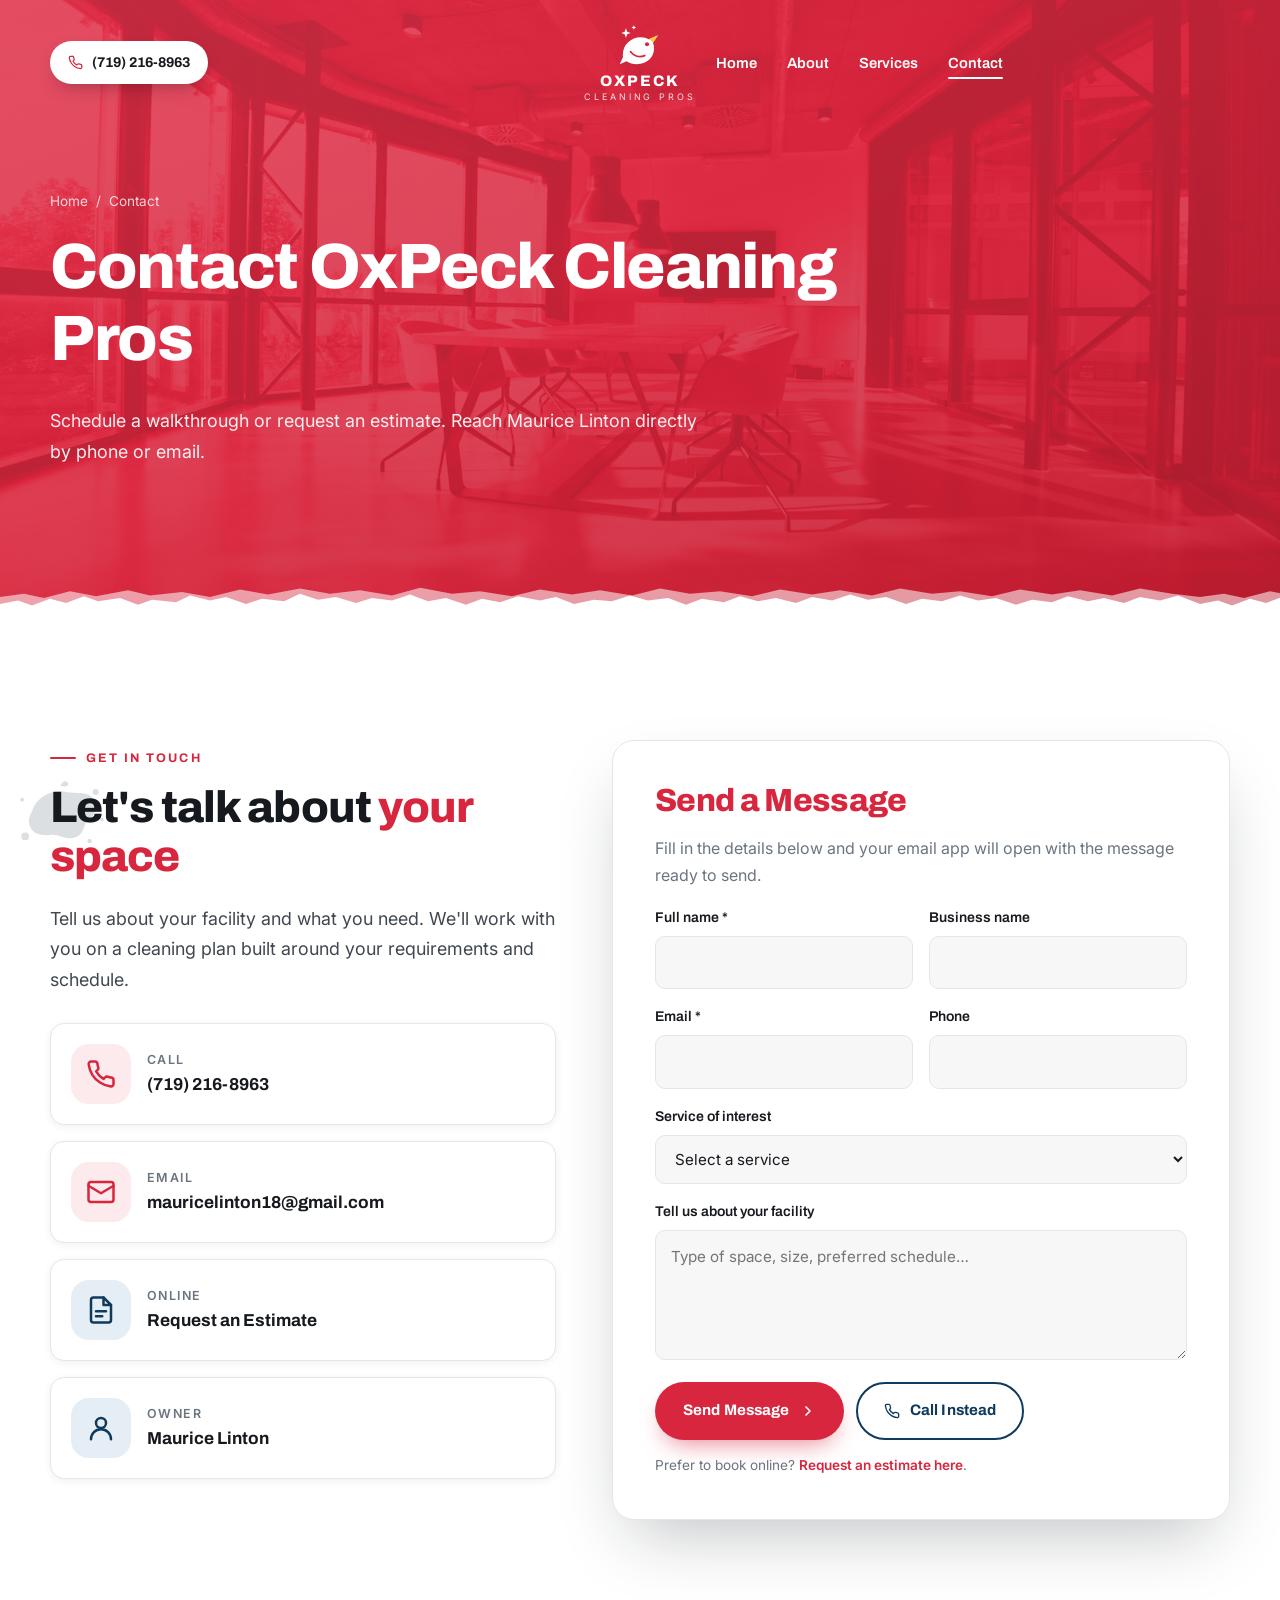
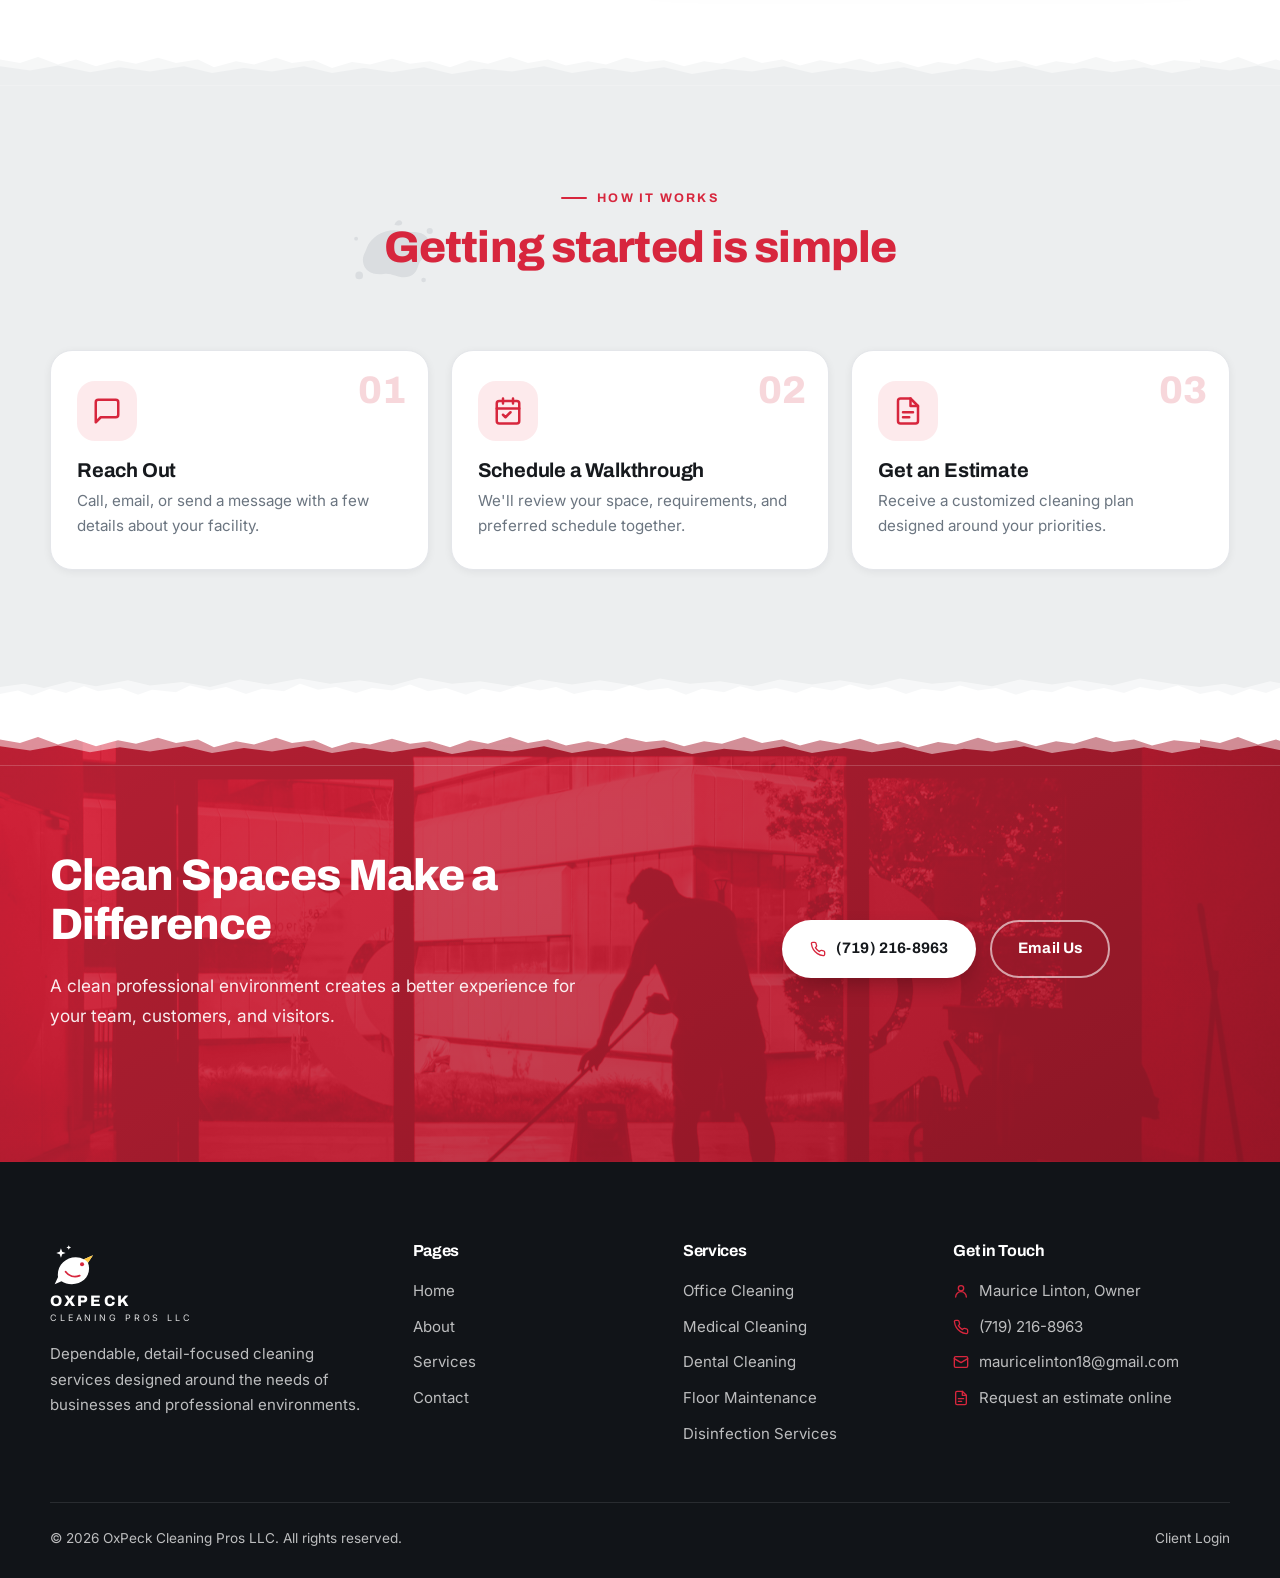
<file: contact.html>
<!DOCTYPE html>
<html lang="en" class="no-js">
<head>
<meta charset="utf-8">
<meta name="viewport" content="width=device-width, initial-scale=1">
<title>Contact — OxPeck Cleaning Pros LLC</title>
<meta name="description" content="Schedule a walkthrough or get an estimate from OxPeck Cleaning Pros LLC. Call (719) 216-8963 or email mauricelinton18@gmail.com.">
<meta name="theme-color" content="#d7263d">
<link rel="icon" href="assets/img/favicon.svg" type="image/svg+xml">
<link rel="preconnect" href="https://fonts.googleapis.com">
<link rel="preconnect" href="https://fonts.gstatic.com" crossorigin>
<link href="https://fonts.googleapis.com/css2?family=Archivo:wght@600;700;800&family=Inter:wght@400;500;600&display=swap" rel="stylesheet">
<link rel="stylesheet" href="assets/css/styles.css">
</head>
<body>
<svg width="0" height="0" style="position:absolute" aria-hidden="true">
  <defs>
    <symbol id="i-phone" viewBox="0 0 24 24" fill="none" stroke="currentColor" stroke-width="2" stroke-linecap="round" stroke-linejoin="round"><path d="M22 16.92v3a2 2 0 0 1-2.18 2 19.79 19.79 0 0 1-8.63-3.070 19.5 19.5 0 0 1-6-6A19.79 19.79 0 0 1 2.12 4.18 2 2 0 0 1 4.11 2h3a2 2 0 0 1 2 1.72c.13.96.36 1.9.7 2.81a2 2 0 0 1-.45 2.11L8.09 9.91a16 16 0 0 0 6 6l1.27-1.27a2 2 0 0 1 2.11-.45c.91.34 1.85.57 2.81.7A2 2 0 0 1 22 16.92z"/></symbol>
    <symbol id="i-mail" viewBox="0 0 24 24" fill="none" stroke="currentColor" stroke-width="2" stroke-linecap="round" stroke-linejoin="round"><rect x="2" y="4" width="20" height="16" rx="2"/><path d="m22 7-10 6L2 7"/></symbol>
    <symbol id="i-chev" viewBox="0 0 24 24" fill="none" stroke="currentColor" stroke-width="2.5" stroke-linecap="round" stroke-linejoin="round"><path d="m9 18 6-6-6-6"/></symbol>
    <symbol id="i-chev-l" viewBox="0 0 24 24" fill="none" stroke="currentColor" stroke-width="2.5" stroke-linecap="round" stroke-linejoin="round"><path d="m15 18-6-6 6-6"/></symbol>
    <symbol id="i-arrow" viewBox="0 0 24 24" fill="none" stroke="currentColor" stroke-width="2" stroke-linecap="round" stroke-linejoin="round"><path d="M5 12h14M13 6l6 6-6 6"/></symbol>
    <symbol id="i-external" viewBox="0 0 24 24" fill="none" stroke="currentColor" stroke-width="2" stroke-linecap="round" stroke-linejoin="round"><path d="M15 3h6v6M10 14 21 3M18 13v6a2 2 0 0 1-2 2H5a2 2 0 0 1-2-2V8a2 2 0 0 1 2-2h6"/></symbol>
    <symbol id="i-menu" viewBox="0 0 24 24" fill="none" stroke="currentColor" stroke-width="2" stroke-linecap="round"><path d="M4 6h16M4 12h16M4 18h16"/></symbol>
    <symbol id="i-plan" viewBox="0 0 24 24" fill="none" stroke="currentColor" stroke-width="2" stroke-linecap="round" stroke-linejoin="round"><rect x="8" y="2" width="8" height="4" rx="1"/><path d="M16 4h2a2 2 0 0 1 2 2v14a2 2 0 0 1-2 2H6a2 2 0 0 1-2-2V6a2 2 0 0 1 2-2h2"/><path d="m9 14 2 2 4-4"/></symbol>
    <symbol id="i-shield" viewBox="0 0 24 24" fill="none" stroke="currentColor" stroke-width="2" stroke-linecap="round" stroke-linejoin="round"><path d="M12 22s8-4 8-10V5l-8-3-8 3v7c0 6 8 10 8 10z"/><path d="m9 12 2 2 4-4"/></symbol>
    <symbol id="i-medical" viewBox="0 0 24 24" fill="none" stroke="currentColor" stroke-width="2" stroke-linecap="round" stroke-linejoin="round"><path d="M9 3h6v6h6v6h-6v6H9v-6H3V9h6z"/></symbol>
    <symbol id="i-tooth" viewBox="0 0 24 24" fill="none" stroke="currentColor" stroke-width="2" stroke-linecap="round" stroke-linejoin="round"><path d="M12 5.5C10.5 4 8.5 3 6.5 3.5 4 4.2 3 6.8 3.6 9.5c.5 2.2 1.4 3.8 1.9 6.2.4 2 .8 5.3 2.4 5.3 1.8 0 1.6-4.5 4.1-4.5s2.3 4.5 4.1 4.5c1.6 0 2-3.3 2.4-5.3.5-2.4 1.4-4 1.9-6.2.6-2.7-.4-5.3-2.9-6-2-.5-4 .5-5.5 2z"/></symbol>
    <symbol id="i-leaf" viewBox="0 0 24 24" fill="none" stroke="currentColor" stroke-width="2" stroke-linecap="round" stroke-linejoin="round"><path d="M11 20A7 7 0 0 1 9.8 6.1C15.5 5 17 4.48 19 2c1 2 2 4.18 2 8 0 5.5-4.78 10-10 10Z"/><path d="M2 21c0-3 1.85-5.36 5.08-6C9.5 14.52 12 13 13 12"/></symbol>
    <symbol id="i-building" viewBox="0 0 24 24" fill="none" stroke="currentColor" stroke-width="2" stroke-linecap="round" stroke-linejoin="round"><rect x="4" y="2" width="16" height="20" rx="2"/><path d="M9 22v-4h6v4M8 6h.01M12 6h.01M16 6h.01M8 10h.01M12 10h.01M16 10h.01M8 14h.01M12 14h.01M16 14h.01"/></symbol>
    <symbol id="i-floor" viewBox="0 0 24 24" fill="none" stroke="currentColor" stroke-width="2" stroke-linecap="round" stroke-linejoin="round"><path d="M12 2v9M6 11h12l1.5 11h-15z"/><path d="M9.5 15v7M14.5 15v7"/></symbol>
    <symbol id="i-window" viewBox="0 0 24 24" fill="none" stroke="currentColor" stroke-width="2" stroke-linecap="round" stroke-linejoin="round"><rect x="3" y="3" width="18" height="18" rx="2"/><path d="M12 3v18M3 12h18"/><path d="m6.5 8 2-2"/></symbol>
    <symbol id="i-spray" viewBox="0 0 24 24" fill="none" stroke="currentColor" stroke-width="2" stroke-linecap="round" stroke-linejoin="round"><path d="M8 3h6v3H8zM14 4h3l2 1.5"/><path d="M8 6h6l1.5 3.5V20a2 2 0 0 1-2 2h-5a2 2 0 0 1-2-2V9.5z"/><path d="M20 9h.01M22 11h.01M20 13h.01"/></symbol>
    <symbol id="i-drop" viewBox="0 0 24 24" fill="none" stroke="currentColor" stroke-width="2" stroke-linecap="round" stroke-linejoin="round"><path d="M12 2.7s-6.5 6.5-6.5 11.8a6.5 6.5 0 0 0 13 0C18.5 9.2 12 2.7 12 2.7z"/><path d="M9 15a3 3 0 0 0 3 3"/></symbol>
    <symbol id="i-trash" viewBox="0 0 24 24" fill="none" stroke="currentColor" stroke-width="2" stroke-linecap="round" stroke-linejoin="round"><path d="M3 6h18M8 6V4a2 2 0 0 1 2-2h4a2 2 0 0 1 2 2v2M19 6l-1 14a2 2 0 0 1-2 2H8a2 2 0 0 1-2-2L5 6M10 11v6M14 11v6"/></symbol>
    <symbol id="i-sparkle" viewBox="0 0 24 24" fill="none" stroke="currentColor" stroke-width="2" stroke-linecap="round" stroke-linejoin="round"><path d="M11 3l1.9 5.1L18 10l-5.1 1.9L11 17l-1.9-5.1L4 10l5.1-1.9z"/><path d="M19 15l.8 2.2 2.2.8-2.2.8L19 21l-.8-2.2L16 18l2.2-.8z"/></symbol>
    <symbol id="i-check" viewBox="0 0 24 24" fill="none" stroke="currentColor" stroke-width="2" stroke-linecap="round" stroke-linejoin="round"><circle cx="12" cy="12" r="10"/><path d="m8 12 3 3 5-6"/></symbol>
    <symbol id="i-detail" viewBox="0 0 24 24" fill="none" stroke="currentColor" stroke-width="2" stroke-linecap="round" stroke-linejoin="round"><circle cx="11" cy="11" r="7.5"/><path d="m21 21-4.3-4.3M11 8v6M8 11h6"/></symbol>
    <symbol id="i-sliders" viewBox="0 0 24 24" fill="none" stroke="currentColor" stroke-width="2" stroke-linecap="round" stroke-linejoin="round"><path d="M4 21v-7M4 10V3M12 21v-9M12 8V3M20 21v-5M20 12V3M1 14h6M9 8h6M17 16h6"/></symbol>
    <symbol id="i-award" viewBox="0 0 24 24" fill="none" stroke="currentColor" stroke-width="2" stroke-linecap="round" stroke-linejoin="round"><circle cx="12" cy="8" r="6"/><path d="M15.5 12.9 17 22l-5-3-5 3 1.5-9.1"/></symbol>
    <symbol id="i-calendar" viewBox="0 0 24 24" fill="none" stroke="currentColor" stroke-width="2" stroke-linecap="round" stroke-linejoin="round"><rect x="3" y="4" width="18" height="18" rx="2"/><path d="M16 2v4M8 2v4M3 10h18M8 15l2 2 4-4"/></symbol>
    <symbol id="i-estimate" viewBox="0 0 24 24" fill="none" stroke="currentColor" stroke-width="2" stroke-linecap="round" stroke-linejoin="round"><path d="M14 2H6a2 2 0 0 0-2 2v16a2 2 0 0 0 2 2h12a2 2 0 0 0 2-2V8z"/><path d="M14 2v6h6M8 13h8M8 17h5"/></symbol>
    <symbol id="i-user" viewBox="0 0 24 24" fill="none" stroke="currentColor" stroke-width="2" stroke-linecap="round" stroke-linejoin="round"><circle cx="12" cy="8" r="4"/><path d="M4 21a8 8 0 0 1 16 0"/></symbol>
    <symbol id="i-chat" viewBox="0 0 24 24" fill="none" stroke="currentColor" stroke-width="2" stroke-linecap="round" stroke-linejoin="round"><path d="M21 15a2 2 0 0 1-2 2H7l-4 4V5a2 2 0 0 1 2-2h14a2 2 0 0 1 2 2z"/></symbol>
    <symbol id="logo" viewBox="0 0 64 64"><path fill="currentColor" d="M10 42c0-13 10.5-22.5 23-22.5 4 0 7.4.9 10.2 2.6L55 17l-6.4 9.6c1 2.4 1.4 4.8 1.4 7.4C50 45.5 40.4 54 28 54c-5 0-9.6-1.4-13.3-3.9L6 54l4.3-9.2c-.2-.9-.3-1.8-.3-2.8z"/><path fill="#ffc83d" d="M43.2 22.1 55 17l-6.4 9.6c-1.2-1.9-3-3.4-5.4-4.5z"/><circle cx="41" cy="28.5" r="2.6" fill="#d7263d"/><path fill="none" stroke="#d7263d" stroke-width="2.4" stroke-linecap="round" d="M20 38c4 5.5 11 7.5 18 5"/><path fill="currentColor" d="M14 8l1.6 4.4L20 14l-4.4 1.6L14 20l-1.6-4.4L8 14l4.4-1.6zM24 4l.9 2.1L27 7l-2.1.9L24 10l-.9-2.1L21 7l2.1-.9z"/></symbol>
  </defs>
</svg>
<a class="skip-link" href="#main">Skip to content</a>
<header class="site-header">
  <div class="container nav">
    <a class="nav-call" href="tel:+17192168963"><svg aria-hidden="true"><use href="#i-phone"/></svg><span class="label">(719) 216-8963</span><span class="sr-only">Call OxPeck</span></a>
    <a class="brand" href="index.html" aria-label="OxPeck Cleaning Pros home">
      <svg class="brand-mark" aria-hidden="true"><use href="#logo"/></svg>
      <span class="brand-text"><span class="brand-name">OxPeck</span><span class="brand-sub">Cleaning Pros</span></span>
    </a>
    <nav aria-label="Main">
      <ul class="nav-links" id="nav-links">
        <li><a href="index.html">Home</a></li>
        <li><a href="about.html">About</a></li>
        <li><a href="services.html">Services</a></li>
        <li><a href="contact.html" aria-current="page">Contact</a></li>
      </ul>
    </nav>
    <button class="nav-toggle" type="button" aria-controls="nav-links" aria-expanded="false"><svg aria-hidden="true"><use href="#i-menu"/></svg><span class="sr-only">Menu</span></button>
  </div>
</header>
<div class="nav-backdrop" aria-hidden="true"></div>
<main id="main">

  <section class="page-hero torn-bottom">
    <div class="bg-img" style="background-image:url('assets/img/office-interior.jpg')" aria-hidden="true"></div>
    <div class="container reveal">
      <nav class="crumbs" aria-label="Breadcrumb"><a href="index.html">Home</a><span aria-hidden="true">/</span><span>Contact</span></nav>
      <h1>Contact OxPeck Cleaning Pros</h1>
      <p>Schedule a walkthrough or request an estimate. Reach Maurice Linton directly by phone or email.</p>
    </div>
  </section>

  <section class="section">
    <div class="container contact-grid">
      <div class="reveal">
        <span class="eyebrow">Get in Touch</span>
        <h2 class="splash">Let's talk about <span class="text-red">your space</span></h2>
        <p class="lead">Tell us about your facility and what you need. We'll work with you on a cleaning plan built around your requirements and schedule.</p>
        <div class="contact-cards" style="margin-top:28px">
          <a class="contact-card" href="tel:+17192168963"><span class="icon-badge lg"><svg aria-hidden="true"><use href="#i-phone"/></svg></span><div><small>Call</small><strong>(719) 216-8963</strong></div></a>
          <a class="contact-card" href="mailto:mauricelinton18@gmail.com"><span class="icon-badge lg"><svg aria-hidden="true"><use href="#i-mail"/></svg></span><div><small>Email</small><strong>mauricelinton18@gmail.com</strong></div></a>
          <a class="contact-card" href="https://clienthub.getjobber.com/hubs/360740e6-53ef-437c-9b8a-7b99460b2b64/public/requests/1751314/new" target="_blank" rel="noopener"><span class="icon-badge lg navy"><svg aria-hidden="true"><use href="#i-estimate"/></svg></span><div><small>Online</small><strong>Request an Estimate</strong></div></a>
          <div class="contact-card"><span class="icon-badge lg navy"><svg aria-hidden="true"><use href="#i-user"/></svg></span><div><small>Owner</small><strong>Maurice Linton</strong></div></div>
        </div>
      </div>

      <div class="form-card reveal">
        <h2>Send a Message</h2>
        <p style="color:var(--muted)">Fill in the details below and your email app will open with the message ready to send.</p>
        <form id="contact-form" novalidate>
          <div class="form-grid">
            <div class="field"><label for="f-name">Full name *</label><input id="f-name" name="name" type="text" autocomplete="name" required></div>
            <div class="field"><label for="f-business">Business name</label><input id="f-business" name="business" type="text" autocomplete="organization"></div>
            <div class="field"><label for="f-email">Email *</label><input id="f-email" name="email" type="email" autocomplete="email" required></div>
            <div class="field"><label for="f-phone">Phone</label><input id="f-phone" name="phone" type="tel" autocomplete="tel"></div>
            <div class="field full">
              <label for="f-service">Service of interest</label>
              <select id="f-service" name="service">
                <option value="">Select a service</option>
                <option>Walkthrough / Estimate</option>
                <option>Office Cleaning</option>
                <option>Medical Cleaning</option>
                <option>Dental Cleaning</option>
                <option>Floor Maintenance</option>
                <option>Window Washing</option>
                <option>Disinfection Services</option>
                <option>Restroom Sanitation</option>
                <option>Trash Removal</option>
                <option>Surface Polishing</option>
                <option>Eco-Friendly Cleaning Options</option>
              </select>
            </div>
            <div class="field full"><label for="f-message">Tell us about your facility</label><textarea id="f-message" name="message" placeholder="Type of space, size, preferred schedule…"></textarea></div>
          </div>
          <div class="form-actions">
            <button class="btn btn-red" type="submit">Send Message <svg class="chev" aria-hidden="true"><use href="#i-chev"/></svg></button>
            <a class="btn btn-outline" href="tel:+17192168963"><svg aria-hidden="true"><use href="#i-phone"/></svg>Call Instead</a>
          </div>
          <p class="form-note">Prefer to book online? <a href="https://clienthub.getjobber.com/hubs/360740e6-53ef-437c-9b8a-7b99460b2b64/public/requests/1751314/new" target="_blank" rel="noopener" style="color:var(--red);font-weight:600">Request an estimate here</a>.</p>
        </form>
      </div>
    </div>
  </section>

  <section class="band torn-top torn-bottom">
    <div class="container">
      <div class="section-head center reveal">
        <span class="eyebrow">How It Works</span>
        <h2 class="splash">Getting started is simple</h2>
      </div>
      <div class="steps">
        <div class="step reveal"><span class="icon-badge lg"><svg aria-hidden="true"><use href="#i-chat"/></svg></span><h3>Reach Out</h3><p>Call, email, or send a message with a few details about your facility.</p></div>
        <div class="step reveal"><span class="icon-badge lg"><svg aria-hidden="true"><use href="#i-calendar"/></svg></span><h3>Schedule a Walkthrough</h3><p>We'll review your space, requirements, and preferred schedule together.</p></div>
        <div class="step reveal"><span class="icon-badge lg"><svg aria-hidden="true"><use href="#i-estimate"/></svg></span><h3>Get an Estimate</h3><p>Receive a customized cleaning plan designed around your priorities.</p></div>
      </div>
    </div>
  </section>

  <section class="cta torn-top">
    <div class="bg-img" style="background-image:url('assets/img/night-mopping.jpg')" aria-hidden="true"></div>
    <div class="container cta-inner">
      <div class="reveal">
        <h2>Clean Spaces Make a Difference</h2>
        <p>A clean professional environment creates a better experience for your team, customers, and visitors.</p>
      </div>
      <div class="reveal">
        <div class="btn-row">
          <a class="btn btn-white" href="tel:+17192168963"><svg class="chev" aria-hidden="true"><use href="#i-phone"/></svg>(719) 216-8963</a>
          <a class="btn btn-ghost" href="mailto:mauricelinton18@gmail.com">Email Us</a>
        </div>
      </div>
    </div>
  </section>

</main>
<footer class="site-footer">
  <div class="container">
    <div class="footer-grid">
      <div>
        <a class="brand" href="index.html" aria-label="OxPeck Cleaning Pros home">
          <svg class="brand-mark" aria-hidden="true"><use href="#logo"/></svg>
          <span class="brand-text"><span class="brand-name">OxPeck</span><span class="brand-sub">Cleaning Pros LLC</span></span>
        </a>
        <p style="margin-top:18px;max-width:320px">Dependable, detail-focused cleaning services designed around the needs of businesses and professional environments.</p>
      </div>
      <div>
        <h4>Pages</h4>
        <ul>
          <li><a href="index.html">Home</a></li>
          <li><a href="about.html">About</a></li>
          <li><a href="services.html">Services</a></li>
          <li><a href="contact.html">Contact</a></li>
        </ul>
      </div>
      <div>
        <h4>Services</h4>
        <ul>
          <li><a href="services.html#office">Office Cleaning</a></li>
          <li><a href="services.html#medical">Medical Cleaning</a></li>
          <li><a href="services.html#dental">Dental Cleaning</a></li>
          <li><a href="services.html#floors">Floor Maintenance</a></li>
          <li><a href="services.html#disinfection">Disinfection Services</a></li>
        </ul>
      </div>
      <div>
        <h4>Get in Touch</h4>
        <ul class="footer-contact">
          <li><svg aria-hidden="true"><use href="#i-user"/></svg><span>Maurice Linton, Owner</span></li>
          <li><svg aria-hidden="true"><use href="#i-phone"/></svg><a href="tel:+17192168963">(719) 216-8963</a></li>
          <li><svg aria-hidden="true"><use href="#i-mail"/></svg><a href="mailto:mauricelinton18@gmail.com">mauricelinton18@gmail.com</a></li>
          <li><svg aria-hidden="true"><use href="#i-estimate"/></svg><a href="https://clienthub.getjobber.com/hubs/360740e6-53ef-437c-9b8a-7b99460b2b64/public/requests/1751314/new" target="_blank" rel="noopener">Request an estimate online</a></li>
        </ul>
      </div>
    </div>
    <div class="footer-bottom">
      <span>&copy; <span data-year>2026</span> OxPeck Cleaning Pros LLC. All rights reserved.</span>
      <a href="https://clienthub.getjobber.com/client_hubs/360740e6-53ef-437c-9b8a-7b99460b2b64/login/new?source=share_login" target="_blank" rel="noopener">Client Login</a>
    </div>
  </div>
</footer>
<script src="assets/js/main.js"></script>
</body>
</html>
</file>
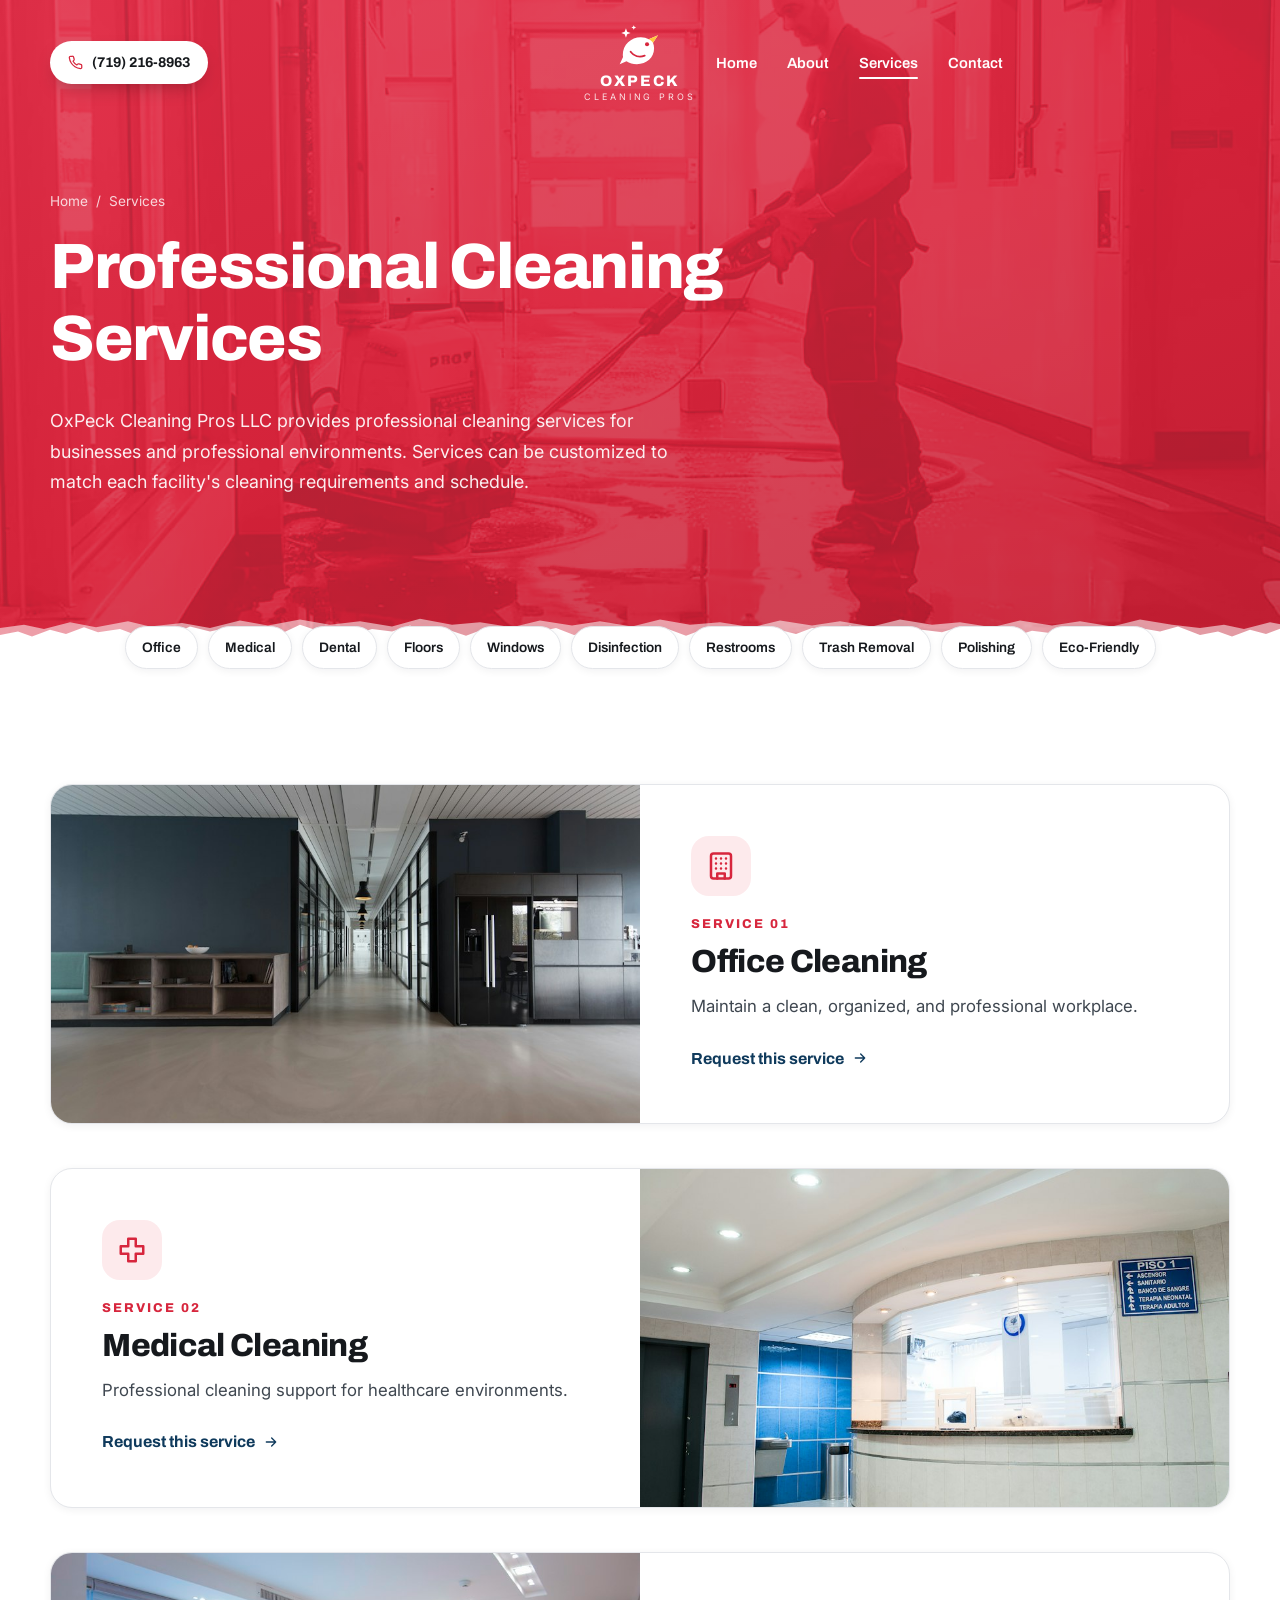
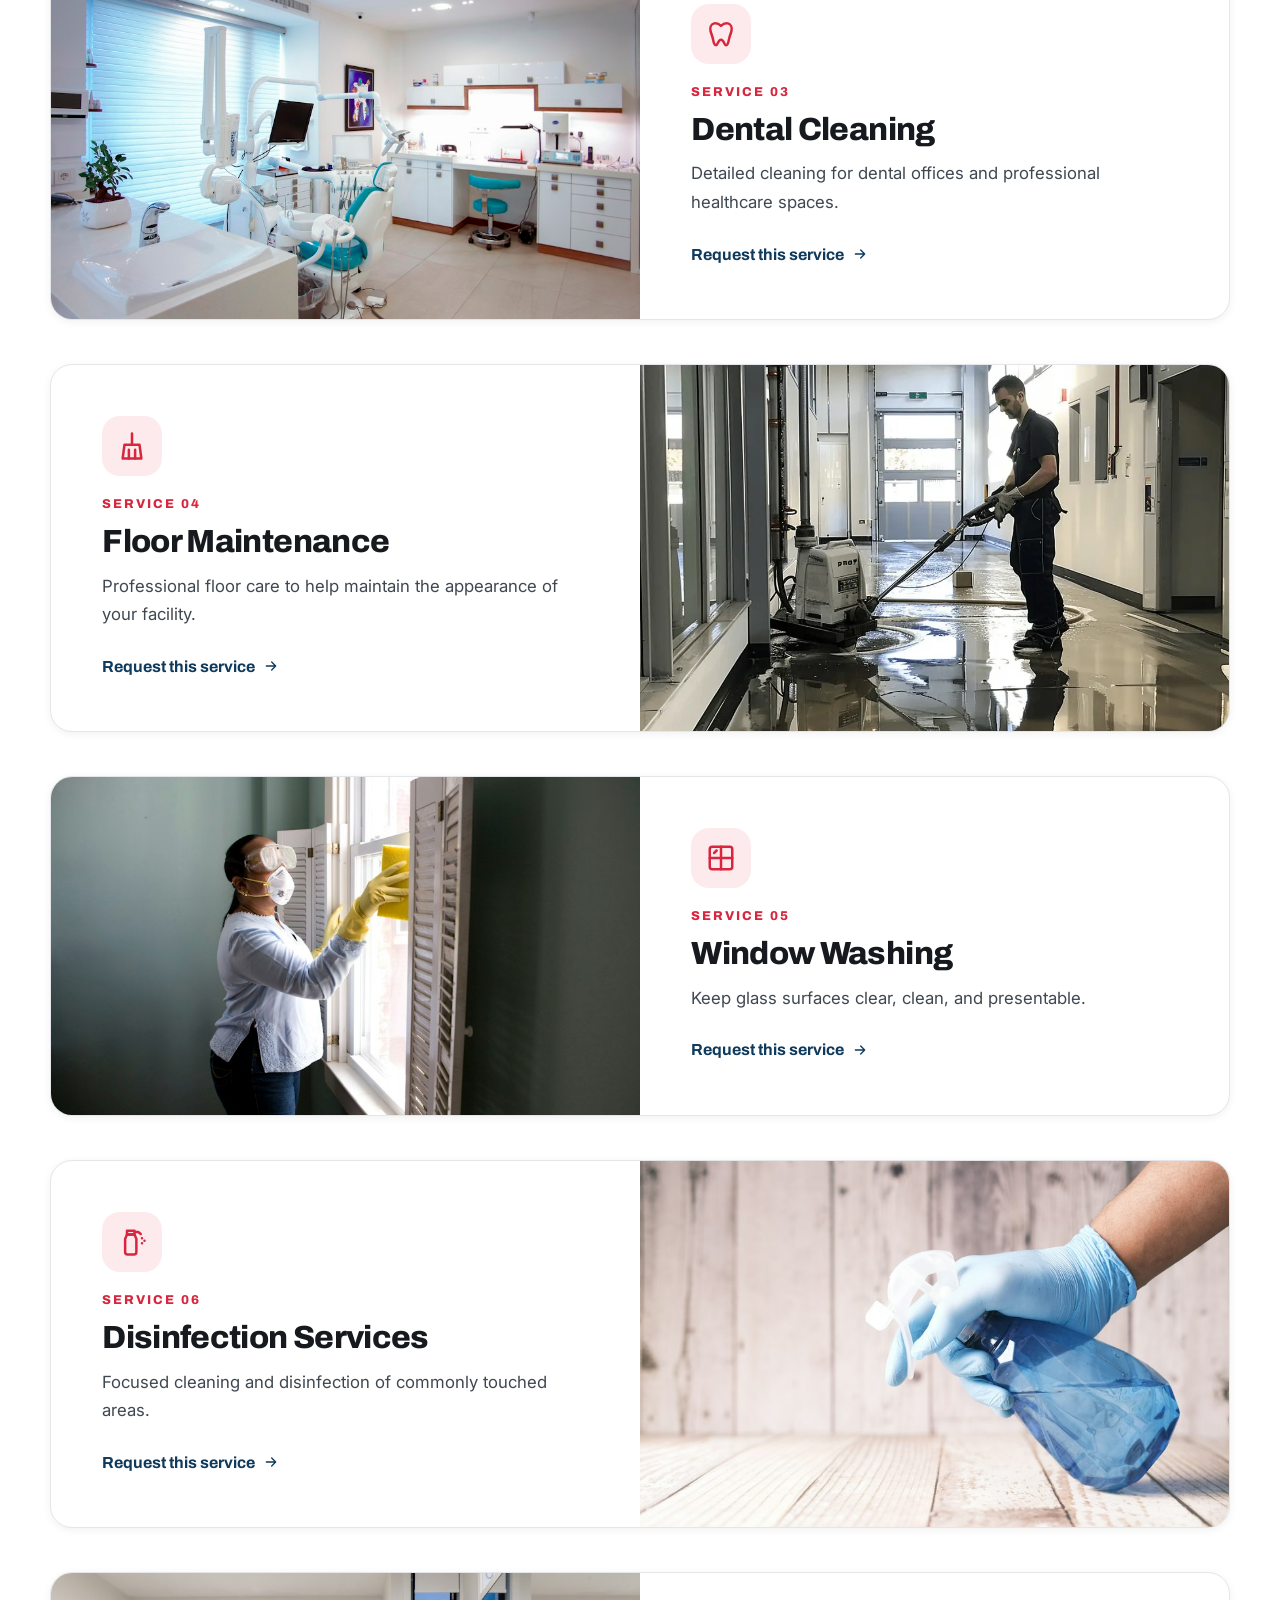
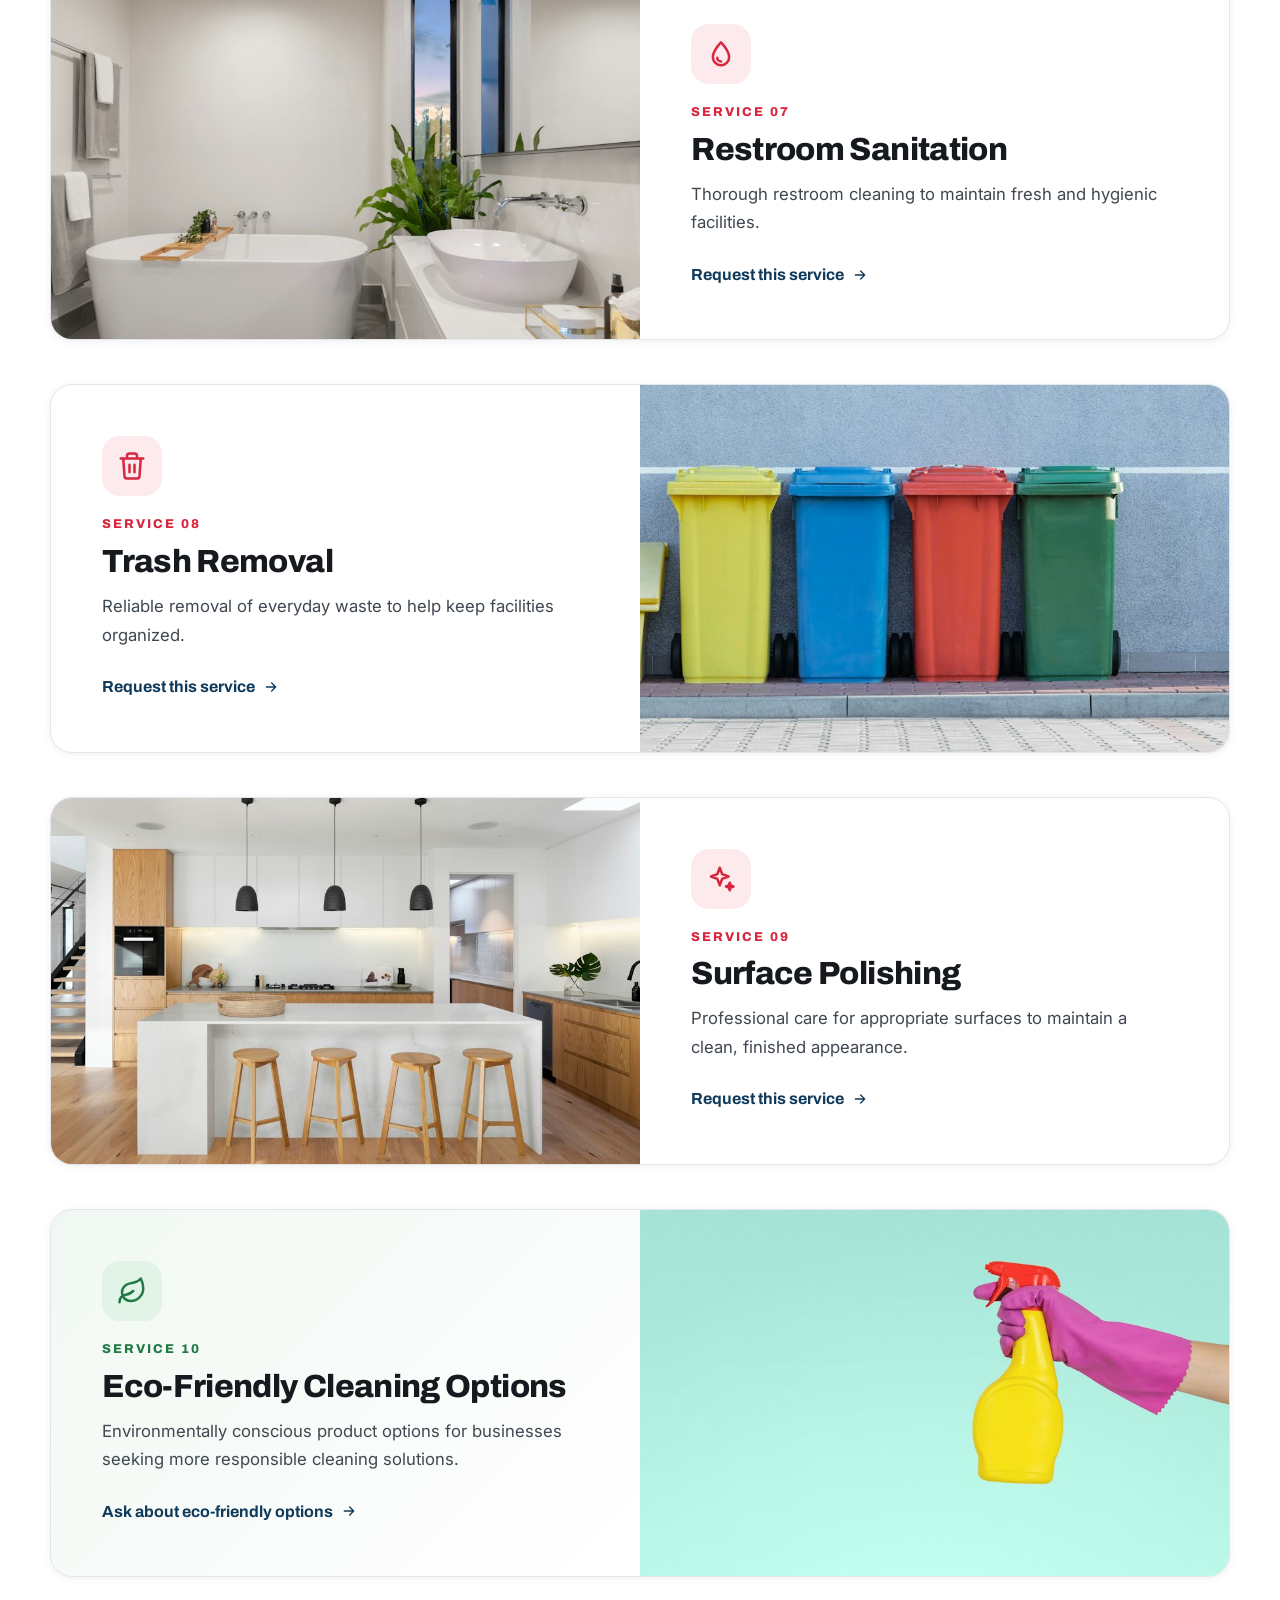
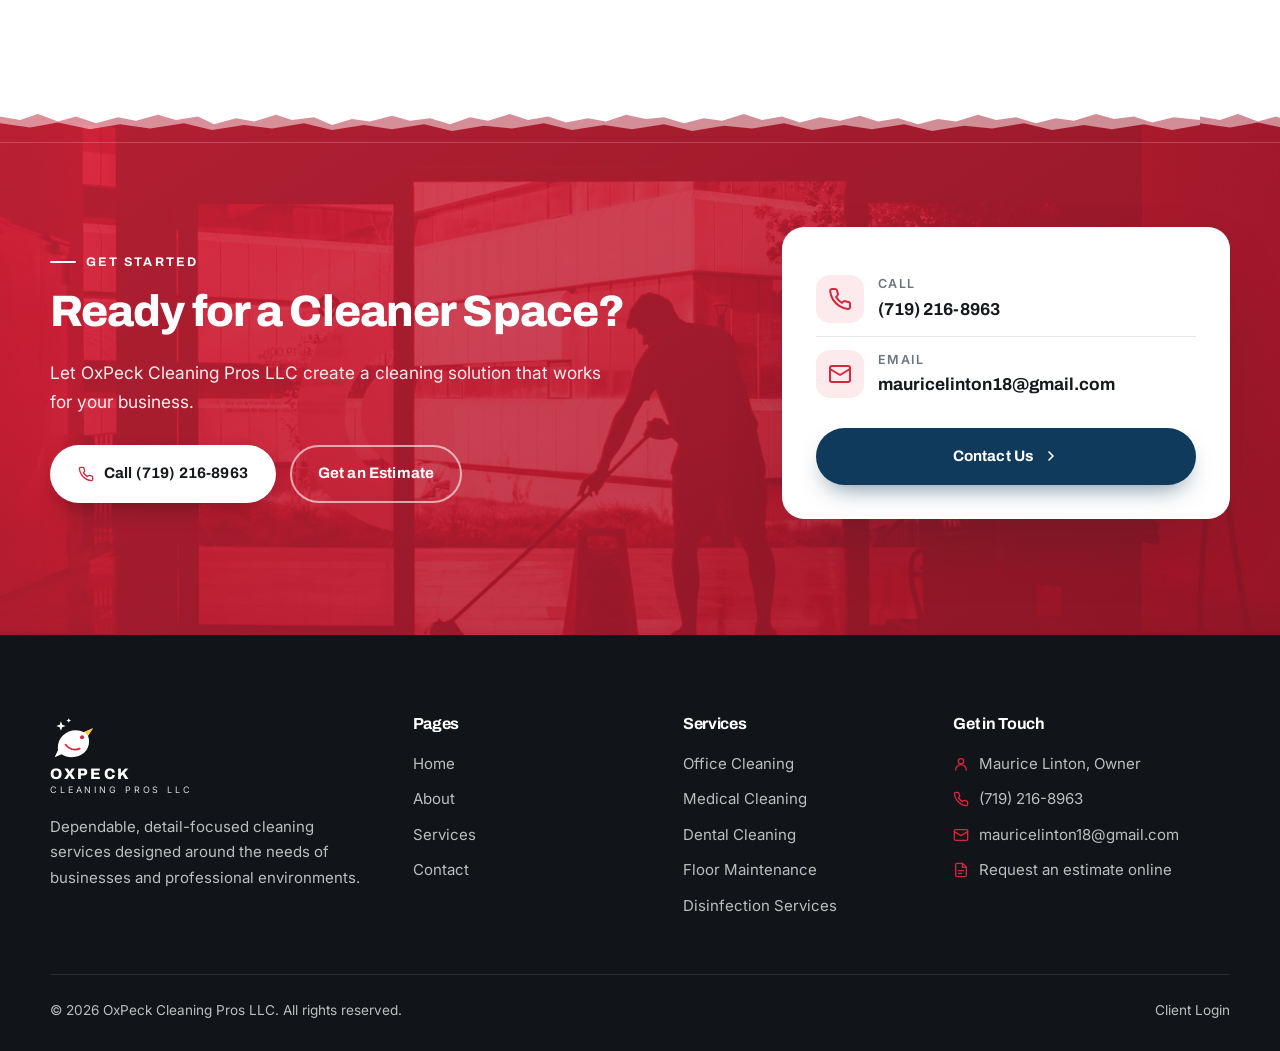
<file: services.html>
<!DOCTYPE html>
<html lang="en" class="no-js">
<head>
<meta charset="utf-8">
<meta name="viewport" content="width=device-width, initial-scale=1">
<title>Cleaning Services — OxPeck Cleaning Pros LLC</title>
<meta name="description" content="Office, medical, and dental cleaning, floor maintenance, window washing, disinfection, restroom sanitation, trash removal, surface polishing, and eco-friendly options.">
<meta name="theme-color" content="#d7263d">
<link rel="icon" href="assets/img/favicon.svg" type="image/svg+xml">
<link rel="preconnect" href="https://fonts.googleapis.com">
<link rel="preconnect" href="https://fonts.gstatic.com" crossorigin>
<link href="https://fonts.googleapis.com/css2?family=Archivo:wght@600;700;800&family=Inter:wght@400;500;600&display=swap" rel="stylesheet">
<link rel="stylesheet" href="assets/css/styles.css">
</head>
<body>
<svg width="0" height="0" style="position:absolute" aria-hidden="true">
  <defs>
    <symbol id="i-phone" viewBox="0 0 24 24" fill="none" stroke="currentColor" stroke-width="2" stroke-linecap="round" stroke-linejoin="round"><path d="M22 16.92v3a2 2 0 0 1-2.18 2 19.79 19.79 0 0 1-8.63-3.070 19.5 19.5 0 0 1-6-6A19.79 19.79 0 0 1 2.12 4.18 2 2 0 0 1 4.11 2h3a2 2 0 0 1 2 1.72c.13.96.36 1.9.7 2.81a2 2 0 0 1-.45 2.11L8.09 9.91a16 16 0 0 0 6 6l1.27-1.27a2 2 0 0 1 2.11-.45c.91.34 1.85.57 2.81.7A2 2 0 0 1 22 16.92z"/></symbol>
    <symbol id="i-mail" viewBox="0 0 24 24" fill="none" stroke="currentColor" stroke-width="2" stroke-linecap="round" stroke-linejoin="round"><rect x="2" y="4" width="20" height="16" rx="2"/><path d="m22 7-10 6L2 7"/></symbol>
    <symbol id="i-chev" viewBox="0 0 24 24" fill="none" stroke="currentColor" stroke-width="2.5" stroke-linecap="round" stroke-linejoin="round"><path d="m9 18 6-6-6-6"/></symbol>
    <symbol id="i-chev-l" viewBox="0 0 24 24" fill="none" stroke="currentColor" stroke-width="2.5" stroke-linecap="round" stroke-linejoin="round"><path d="m15 18-6-6 6-6"/></symbol>
    <symbol id="i-arrow" viewBox="0 0 24 24" fill="none" stroke="currentColor" stroke-width="2" stroke-linecap="round" stroke-linejoin="round"><path d="M5 12h14M13 6l6 6-6 6"/></symbol>
    <symbol id="i-external" viewBox="0 0 24 24" fill="none" stroke="currentColor" stroke-width="2" stroke-linecap="round" stroke-linejoin="round"><path d="M15 3h6v6M10 14 21 3M18 13v6a2 2 0 0 1-2 2H5a2 2 0 0 1-2-2V8a2 2 0 0 1 2-2h6"/></symbol>
    <symbol id="i-menu" viewBox="0 0 24 24" fill="none" stroke="currentColor" stroke-width="2" stroke-linecap="round"><path d="M4 6h16M4 12h16M4 18h16"/></symbol>
    <symbol id="i-plan" viewBox="0 0 24 24" fill="none" stroke="currentColor" stroke-width="2" stroke-linecap="round" stroke-linejoin="round"><rect x="8" y="2" width="8" height="4" rx="1"/><path d="M16 4h2a2 2 0 0 1 2 2v14a2 2 0 0 1-2 2H6a2 2 0 0 1-2-2V6a2 2 0 0 1 2-2h2"/><path d="m9 14 2 2 4-4"/></symbol>
    <symbol id="i-shield" viewBox="0 0 24 24" fill="none" stroke="currentColor" stroke-width="2" stroke-linecap="round" stroke-linejoin="round"><path d="M12 22s8-4 8-10V5l-8-3-8 3v7c0 6 8 10 8 10z"/><path d="m9 12 2 2 4-4"/></symbol>
    <symbol id="i-medical" viewBox="0 0 24 24" fill="none" stroke="currentColor" stroke-width="2" stroke-linecap="round" stroke-linejoin="round"><path d="M9 3h6v6h6v6h-6v6H9v-6H3V9h6z"/></symbol>
    <symbol id="i-tooth" viewBox="0 0 24 24" fill="none" stroke="currentColor" stroke-width="2" stroke-linecap="round" stroke-linejoin="round"><path d="M12 5.5C10.5 4 8.5 3 6.5 3.5 4 4.2 3 6.8 3.6 9.5c.5 2.2 1.4 3.8 1.9 6.2.4 2 .8 5.3 2.4 5.3 1.8 0 1.6-4.5 4.1-4.5s2.3 4.5 4.1 4.5c1.6 0 2-3.3 2.4-5.3.5-2.4 1.4-4 1.9-6.2.6-2.7-.4-5.3-2.9-6-2-.5-4 .5-5.5 2z"/></symbol>
    <symbol id="i-leaf" viewBox="0 0 24 24" fill="none" stroke="currentColor" stroke-width="2" stroke-linecap="round" stroke-linejoin="round"><path d="M11 20A7 7 0 0 1 9.8 6.1C15.5 5 17 4.48 19 2c1 2 2 4.18 2 8 0 5.5-4.78 10-10 10Z"/><path d="M2 21c0-3 1.85-5.36 5.08-6C9.5 14.52 12 13 13 12"/></symbol>
    <symbol id="i-building" viewBox="0 0 24 24" fill="none" stroke="currentColor" stroke-width="2" stroke-linecap="round" stroke-linejoin="round"><rect x="4" y="2" width="16" height="20" rx="2"/><path d="M9 22v-4h6v4M8 6h.01M12 6h.01M16 6h.01M8 10h.01M12 10h.01M16 10h.01M8 14h.01M12 14h.01M16 14h.01"/></symbol>
    <symbol id="i-floor" viewBox="0 0 24 24" fill="none" stroke="currentColor" stroke-width="2" stroke-linecap="round" stroke-linejoin="round"><path d="M12 2v9M6 11h12l1.5 11h-15z"/><path d="M9.5 15v7M14.5 15v7"/></symbol>
    <symbol id="i-window" viewBox="0 0 24 24" fill="none" stroke="currentColor" stroke-width="2" stroke-linecap="round" stroke-linejoin="round"><rect x="3" y="3" width="18" height="18" rx="2"/><path d="M12 3v18M3 12h18"/><path d="m6.5 8 2-2"/></symbol>
    <symbol id="i-spray" viewBox="0 0 24 24" fill="none" stroke="currentColor" stroke-width="2" stroke-linecap="round" stroke-linejoin="round"><path d="M8 3h6v3H8zM14 4h3l2 1.5"/><path d="M8 6h6l1.5 3.5V20a2 2 0 0 1-2 2h-5a2 2 0 0 1-2-2V9.5z"/><path d="M20 9h.01M22 11h.01M20 13h.01"/></symbol>
    <symbol id="i-drop" viewBox="0 0 24 24" fill="none" stroke="currentColor" stroke-width="2" stroke-linecap="round" stroke-linejoin="round"><path d="M12 2.7s-6.5 6.5-6.5 11.8a6.5 6.5 0 0 0 13 0C18.5 9.2 12 2.7 12 2.7z"/><path d="M9 15a3 3 0 0 0 3 3"/></symbol>
    <symbol id="i-trash" viewBox="0 0 24 24" fill="none" stroke="currentColor" stroke-width="2" stroke-linecap="round" stroke-linejoin="round"><path d="M3 6h18M8 6V4a2 2 0 0 1 2-2h4a2 2 0 0 1 2 2v2M19 6l-1 14a2 2 0 0 1-2 2H8a2 2 0 0 1-2-2L5 6M10 11v6M14 11v6"/></symbol>
    <symbol id="i-sparkle" viewBox="0 0 24 24" fill="none" stroke="currentColor" stroke-width="2" stroke-linecap="round" stroke-linejoin="round"><path d="M11 3l1.9 5.1L18 10l-5.1 1.9L11 17l-1.9-5.1L4 10l5.1-1.9z"/><path d="M19 15l.8 2.2 2.2.8-2.2.8L19 21l-.8-2.2L16 18l2.2-.8z"/></symbol>
    <symbol id="i-check" viewBox="0 0 24 24" fill="none" stroke="currentColor" stroke-width="2" stroke-linecap="round" stroke-linejoin="round"><circle cx="12" cy="12" r="10"/><path d="m8 12 3 3 5-6"/></symbol>
    <symbol id="i-detail" viewBox="0 0 24 24" fill="none" stroke="currentColor" stroke-width="2" stroke-linecap="round" stroke-linejoin="round"><circle cx="11" cy="11" r="7.5"/><path d="m21 21-4.3-4.3M11 8v6M8 11h6"/></symbol>
    <symbol id="i-sliders" viewBox="0 0 24 24" fill="none" stroke="currentColor" stroke-width="2" stroke-linecap="round" stroke-linejoin="round"><path d="M4 21v-7M4 10V3M12 21v-9M12 8V3M20 21v-5M20 12V3M1 14h6M9 8h6M17 16h6"/></symbol>
    <symbol id="i-award" viewBox="0 0 24 24" fill="none" stroke="currentColor" stroke-width="2" stroke-linecap="round" stroke-linejoin="round"><circle cx="12" cy="8" r="6"/><path d="M15.5 12.9 17 22l-5-3-5 3 1.5-9.1"/></symbol>
    <symbol id="i-calendar" viewBox="0 0 24 24" fill="none" stroke="currentColor" stroke-width="2" stroke-linecap="round" stroke-linejoin="round"><rect x="3" y="4" width="18" height="18" rx="2"/><path d="M16 2v4M8 2v4M3 10h18M8 15l2 2 4-4"/></symbol>
    <symbol id="i-estimate" viewBox="0 0 24 24" fill="none" stroke="currentColor" stroke-width="2" stroke-linecap="round" stroke-linejoin="round"><path d="M14 2H6a2 2 0 0 0-2 2v16a2 2 0 0 0 2 2h12a2 2 0 0 0 2-2V8z"/><path d="M14 2v6h6M8 13h8M8 17h5"/></symbol>
    <symbol id="i-user" viewBox="0 0 24 24" fill="none" stroke="currentColor" stroke-width="2" stroke-linecap="round" stroke-linejoin="round"><circle cx="12" cy="8" r="4"/><path d="M4 21a8 8 0 0 1 16 0"/></symbol>
    <symbol id="i-chat" viewBox="0 0 24 24" fill="none" stroke="currentColor" stroke-width="2" stroke-linecap="round" stroke-linejoin="round"><path d="M21 15a2 2 0 0 1-2 2H7l-4 4V5a2 2 0 0 1 2-2h14a2 2 0 0 1 2 2z"/></symbol>
    <symbol id="logo" viewBox="0 0 64 64"><path fill="currentColor" d="M10 42c0-13 10.5-22.5 23-22.5 4 0 7.4.9 10.2 2.6L55 17l-6.4 9.6c1 2.4 1.4 4.8 1.4 7.4C50 45.5 40.4 54 28 54c-5 0-9.6-1.4-13.3-3.9L6 54l4.3-9.2c-.2-.9-.3-1.8-.3-2.8z"/><path fill="#ffc83d" d="M43.2 22.1 55 17l-6.4 9.6c-1.2-1.9-3-3.4-5.4-4.5z"/><circle cx="41" cy="28.5" r="2.6" fill="#d7263d"/><path fill="none" stroke="#d7263d" stroke-width="2.4" stroke-linecap="round" d="M20 38c4 5.5 11 7.5 18 5"/><path fill="currentColor" d="M14 8l1.6 4.4L20 14l-4.4 1.6L14 20l-1.6-4.4L8 14l4.4-1.6zM24 4l.9 2.1L27 7l-2.1.9L24 10l-.9-2.1L21 7l2.1-.9z"/></symbol>
  </defs>
</svg>
<a class="skip-link" href="#main">Skip to content</a>
<header class="site-header">
  <div class="container nav">
    <a class="nav-call" href="tel:+17192168963"><svg aria-hidden="true"><use href="#i-phone"/></svg><span class="label">(719) 216-8963</span><span class="sr-only">Call OxPeck</span></a>
    <a class="brand" href="index.html" aria-label="OxPeck Cleaning Pros home">
      <svg class="brand-mark" aria-hidden="true"><use href="#logo"/></svg>
      <span class="brand-text"><span class="brand-name">OxPeck</span><span class="brand-sub">Cleaning Pros</span></span>
    </a>
    <nav aria-label="Main">
      <ul class="nav-links" id="nav-links">
        <li><a href="index.html">Home</a></li>
        <li><a href="about.html">About</a></li>
        <li><a href="services.html" aria-current="page">Services</a></li>
        <li><a href="contact.html">Contact</a></li>
      </ul>
    </nav>
    <button class="nav-toggle" type="button" aria-controls="nav-links" aria-expanded="false"><svg aria-hidden="true"><use href="#i-menu"/></svg><span class="sr-only">Menu</span></button>
  </div>
</header>
<div class="nav-backdrop" aria-hidden="true"></div>
<main id="main">

  <section class="page-hero torn-bottom">
    <div class="bg-img" style="background-image:url('assets/img/oxpeck-1.webp')" aria-hidden="true"></div>
    <div class="container reveal">
      <nav class="crumbs" aria-label="Breadcrumb"><a href="index.html">Home</a><span aria-hidden="true">/</span><span>Services</span></nav>
      <h1>Professional Cleaning Services</h1>
      <p>OxPeck Cleaning Pros LLC provides professional cleaning services for businesses and professional environments. Services can be customized to match each facility's cleaning requirements and schedule.</p>
    </div>
  </section>

  <div class="container">
    <nav class="svc-nav reveal" aria-label="Jump to a service">
      <a href="#office">Office</a><a href="#medical">Medical</a><a href="#dental">Dental</a><a href="#floors">Floors</a><a href="#windows">Windows</a><a href="#disinfection">Disinfection</a><a href="#restrooms">Restrooms</a><a href="#trash">Trash Removal</a><a href="#polishing">Polishing</a><a href="#eco">Eco-Friendly</a>
    </nav>
  </div>

  <section class="section">
    <div class="container svc-rows">

      <article class="svc-row reveal" id="office">
        <div class="media"><img src="assets/img/office-cleaning.jpg" alt="Clean modern office corridor and workspace" loading="lazy"></div>
        <div class="content">
          <span class="icon-badge lg"><svg aria-hidden="true"><use href="#i-building"/></svg></span>
          <span class="count">Service 01</span>
          <h2>Office Cleaning</h2>
          <p>Maintain a clean, organized, and professional workplace.</p>
          <a class="link" href="contact.html">Request this service <svg aria-hidden="true"><use href="#i-arrow"/></svg></a>
        </div>
      </article>

      <article class="svc-row reveal" id="medical">
        <div class="media"><img src="assets/img/medical-cleaning.jpg" alt="Clean medical facility reception" loading="lazy"></div>
        <div class="content">
          <span class="icon-badge lg"><svg aria-hidden="true"><use href="#i-medical"/></svg></span>
          <span class="count">Service 02</span>
          <h2>Medical Cleaning</h2>
          <p>Professional cleaning support for healthcare environments.</p>
          <a class="link" href="contact.html">Request this service <svg aria-hidden="true"><use href="#i-arrow"/></svg></a>
        </div>
      </article>

      <article class="svc-row reveal" id="dental">
        <div class="media"><img src="assets/img/dental-cleaning.jpg" alt="Bright, clean dental treatment room" loading="lazy"></div>
        <div class="content">
          <span class="icon-badge lg"><svg aria-hidden="true"><use href="#i-tooth"/></svg></span>
          <span class="count">Service 03</span>
          <h2>Dental Cleaning</h2>
          <p>Detailed cleaning for dental offices and professional healthcare spaces.</p>
          <a class="link" href="contact.html">Request this service <svg aria-hidden="true"><use href="#i-arrow"/></svg></a>
        </div>
      </article>

      <article class="svc-row reveal" id="floors">
        <div class="media"><img src="assets/img/oxpeck-1.webp" alt="Professional machine cleaning a commercial floor" loading="lazy"></div>
        <div class="content">
          <span class="icon-badge lg"><svg aria-hidden="true"><use href="#i-floor"/></svg></span>
          <span class="count">Service 04</span>
          <h2>Floor Maintenance</h2>
          <p>Professional floor care to help maintain the appearance of your facility.</p>
          <a class="link" href="contact.html">Request this service <svg aria-hidden="true"><use href="#i-arrow"/></svg></a>
        </div>
      </article>

      <article class="svc-row reveal" id="windows">
        <div class="media"><img src="assets/img/window-washing.jpg" alt="Window being cleaned with a sponge and gloves" loading="lazy"></div>
        <div class="content">
          <span class="icon-badge lg"><svg aria-hidden="true"><use href="#i-window"/></svg></span>
          <span class="count">Service 05</span>
          <h2>Window Washing</h2>
          <p>Keep glass surfaces clear, clean, and presentable.</p>
          <a class="link" href="contact.html">Request this service <svg aria-hidden="true"><use href="#i-arrow"/></svg></a>
        </div>
      </article>

      <article class="svc-row reveal" id="disinfection">
        <div class="media"><img src="assets/img/disinfection.jpg" alt="Gloved hand holding a disinfectant spray bottle" loading="lazy"></div>
        <div class="content">
          <span class="icon-badge lg"><svg aria-hidden="true"><use href="#i-spray"/></svg></span>
          <span class="count">Service 06</span>
          <h2>Disinfection Services</h2>
          <p>Focused cleaning and disinfection of commonly touched areas.</p>
          <a class="link" href="contact.html">Request this service <svg aria-hidden="true"><use href="#i-arrow"/></svg></a>
        </div>
      </article>

      <article class="svc-row reveal" id="restrooms">
        <div class="media"><img src="assets/img/restroom-sanitation.jpg" alt="Clean, bright restroom" loading="lazy"></div>
        <div class="content">
          <span class="icon-badge lg"><svg aria-hidden="true"><use href="#i-drop"/></svg></span>
          <span class="count">Service 07</span>
          <h2>Restroom Sanitation</h2>
          <p>Thorough restroom cleaning to maintain fresh and hygienic facilities.</p>
          <a class="link" href="contact.html">Request this service <svg aria-hidden="true"><use href="#i-arrow"/></svg></a>
        </div>
      </article>

      <article class="svc-row reveal" id="trash">
        <div class="media"><img src="assets/img/trash-removal.jpg" alt="Row of waste and recycling bins" loading="lazy"></div>
        <div class="content">
          <span class="icon-badge lg"><svg aria-hidden="true"><use href="#i-trash"/></svg></span>
          <span class="count">Service 08</span>
          <h2>Trash Removal</h2>
          <p>Reliable removal of everyday waste to help keep facilities organized.</p>
          <a class="link" href="contact.html">Request this service <svg aria-hidden="true"><use href="#i-arrow"/></svg></a>
        </div>
      </article>

      <article class="svc-row reveal" id="polishing">
        <div class="media"><img src="assets/img/surface-polishing.jpg" alt="Polished countertops in a clean interior" loading="lazy"></div>
        <div class="content">
          <span class="icon-badge lg"><svg aria-hidden="true"><use href="#i-sparkle"/></svg></span>
          <span class="count">Service 09</span>
          <h2>Surface Polishing</h2>
          <p>Professional care for appropriate surfaces to maintain a clean, finished appearance.</p>
          <a class="link" href="contact.html">Request this service <svg aria-hidden="true"><use href="#i-arrow"/></svg></a>
        </div>
      </article>

      <article class="svc-row eco reveal" id="eco">
        <div class="media"><img src="assets/img/eco-friendly.jpg" alt="Gloved hand holding a cleaning spray bottle" loading="lazy"></div>
        <div class="content">
          <span class="icon-badge lg"><svg aria-hidden="true"><use href="#i-leaf"/></svg></span>
          <span class="count">Service 10</span>
          <h2>Eco-Friendly Cleaning Options</h2>
          <p>Environmentally conscious product options for businesses seeking more responsible cleaning solutions.</p>
          <a class="link" href="contact.html">Ask about eco-friendly options <svg aria-hidden="true"><use href="#i-arrow"/></svg></a>
        </div>
      </article>

    </div>
  </section>

  <section class="cta torn-top">
    <div class="bg-img" style="background-image:url('assets/img/night-mopping.jpg')" aria-hidden="true"></div>
    <div class="container cta-inner">
      <div class="reveal">
        <span class="eyebrow" style="color:#fff">Get Started</span>
        <h2>Ready for a Cleaner Space?</h2>
        <p>Let OxPeck Cleaning Pros LLC create a cleaning solution that works for your business.</p>
        <div class="btn-row" style="margin-top:28px">
          <a class="btn btn-white" href="tel:+17192168963"><svg class="chev" aria-hidden="true"><use href="#i-phone"/></svg>Call (719) 216-8963</a>
          <a class="btn btn-ghost" href="https://clienthub.getjobber.com/hubs/360740e6-53ef-437c-9b8a-7b99460b2b64/public/requests/1751314/new" target="_blank" rel="noopener">Get an Estimate</a>
        </div>
      </div>
      <div class="cta-card reveal">
        <div class="row"><span class="icon-badge"><svg aria-hidden="true"><use href="#i-phone"/></svg></span><div><small>Call</small><a class="val" href="tel:+17192168963">(719) 216-8963</a></div></div>
        <div class="row"><span class="icon-badge"><svg aria-hidden="true"><use href="#i-mail"/></svg></span><div><small>Email</small><a class="val" href="mailto:mauricelinton18@gmail.com">mauricelinton18@gmail.com</a></div></div>
        <a class="btn btn-navy" href="contact.html">Contact Us <svg class="chev" aria-hidden="true"><use href="#i-chev"/></svg></a>
      </div>
    </div>
  </section>

</main>
<footer class="site-footer">
  <div class="container">
    <div class="footer-grid">
      <div>
        <a class="brand" href="index.html" aria-label="OxPeck Cleaning Pros home">
          <svg class="brand-mark" aria-hidden="true"><use href="#logo"/></svg>
          <span class="brand-text"><span class="brand-name">OxPeck</span><span class="brand-sub">Cleaning Pros LLC</span></span>
        </a>
        <p style="margin-top:18px;max-width:320px">Dependable, detail-focused cleaning services designed around the needs of businesses and professional environments.</p>
      </div>
      <div>
        <h4>Pages</h4>
        <ul>
          <li><a href="index.html">Home</a></li>
          <li><a href="about.html">About</a></li>
          <li><a href="services.html">Services</a></li>
          <li><a href="contact.html">Contact</a></li>
        </ul>
      </div>
      <div>
        <h4>Services</h4>
        <ul>
          <li><a href="services.html#office">Office Cleaning</a></li>
          <li><a href="services.html#medical">Medical Cleaning</a></li>
          <li><a href="services.html#dental">Dental Cleaning</a></li>
          <li><a href="services.html#floors">Floor Maintenance</a></li>
          <li><a href="services.html#disinfection">Disinfection Services</a></li>
        </ul>
      </div>
      <div>
        <h4>Get in Touch</h4>
        <ul class="footer-contact">
          <li><svg aria-hidden="true"><use href="#i-user"/></svg><span>Maurice Linton, Owner</span></li>
          <li><svg aria-hidden="true"><use href="#i-phone"/></svg><a href="tel:+17192168963">(719) 216-8963</a></li>
          <li><svg aria-hidden="true"><use href="#i-mail"/></svg><a href="mailto:mauricelinton18@gmail.com">mauricelinton18@gmail.com</a></li>
          <li><svg aria-hidden="true"><use href="#i-estimate"/></svg><a href="https://clienthub.getjobber.com/hubs/360740e6-53ef-437c-9b8a-7b99460b2b64/public/requests/1751314/new" target="_blank" rel="noopener">Request an estimate online</a></li>
        </ul>
      </div>
    </div>
    <div class="footer-bottom">
      <span>&copy; <span data-year>2026</span> OxPeck Cleaning Pros LLC. All rights reserved.</span>
      <a href="https://clienthub.getjobber.com/client_hubs/360740e6-53ef-437c-9b8a-7b99460b2b64/login/new?source=share_login" target="_blank" rel="noopener">Client Login</a>
    </div>
  </div>
</footer>
<script src="assets/js/main.js"></script>
</body>
</html>
</file>
<file: assets/css/styles.css>
/* ==========================================================================
   OxPeck Cleaning Pros LLC — site styles
   Visual system: bold red hero, torn-paper edges, brush-splash headings,
   floating white cards, navy pill buttons.
   ========================================================================== */

:root {
  --red: #d7263d;
  --red-600: #c01f33;
  --red-700: #a3192b;
  --navy: #0f3a5c;
  --navy-700: #0a2a44;
  --ink: #16191d;
  --body: #3f4750;
  --muted: #6b7580;
  --line: #e4e6ea;
  --band: #eceeef;
  --paper: #ffffff;
  --soft: #f7f7f8;

  --radius-sm: 8px;
  --radius: 14px;
  --radius-lg: 22px;
  --shadow-sm: 0 2px 8px rgba(18, 24, 32, .06);
  --shadow: 0 14px 40px -12px rgba(18, 24, 32, .18);
  --shadow-lg: 0 30px 70px -20px rgba(18, 24, 32, .28);

  --font-head: "Archivo", "Helvetica Neue", Arial, sans-serif;
  --font-body: "Inter", "Helvetica Neue", Arial, sans-serif;

  --container: 1180px;
  --gutter: clamp(16px, 4vw, 32px);
  --section: clamp(72px, 9vw, 128px);
}

*,
*::before,
*::after { box-sizing: border-box; }

html { scroll-behavior: smooth; -webkit-text-size-adjust: 100%; }

body {
  margin: 0;
  font-family: var(--font-body);
  font-size: 16px;
  line-height: 1.7;
  color: var(--body);
  background: var(--paper);
  -webkit-font-smoothing: antialiased;
  overflow-x: hidden;
}

img { max-width: 100%; display: block; }
a { color: inherit; text-decoration: none; }
button { font: inherit; cursor: pointer; }

h1, h2, h3, h4 {
  font-family: var(--font-head);
  color: var(--ink);
  line-height: 1.12;
  letter-spacing: -0.02em;
  margin: 0 0 .5em;
}

h1 { font-size: clamp(2.3rem, 5.2vw, 4rem); font-weight: 800; }
h2 { font-size: clamp(1.9rem, 3.6vw, 2.75rem); font-weight: 800; }
h3 { font-size: 1.25rem; font-weight: 700; letter-spacing: -0.01em; }
p  { margin: 0 0 1em; }

.container {
  width: 100%;
  max-width: calc(var(--container) + var(--gutter) * 2);
  margin: 0 auto;
  padding: 0 var(--gutter);
}

.sr-only {
  position: absolute; width: 1px; height: 1px; padding: 0; margin: -1px;
  overflow: hidden; clip: rect(0 0 0 0); white-space: nowrap; border: 0;
}

.skip-link {
  position: absolute; left: 16px; top: -60px; z-index: 100;
  background: var(--navy); color: #fff; padding: 10px 16px; border-radius: 8px;
}
.skip-link:focus { top: 12px; }

:focus-visible { outline: 3px solid #ffb703; outline-offset: 3px; border-radius: 6px; }

/* ---------- Buttons ---------- */
.btn {
  display: inline-flex; align-items: center; gap: 10px;
  padding: 14px 26px;
  border-radius: 999px;
  font-family: var(--font-head);
  font-weight: 700; font-size: .95rem; letter-spacing: .01em;
  border: 2px solid transparent;
  transition: transform .2s ease, box-shadow .2s ease, background-color .2s ease, color .2s ease;
  white-space: nowrap;
}
.btn svg { width: 16px; height: 16px; flex: none; transition: transform .2s ease; }
.btn:hover { transform: translateY(-2px); }
.btn:hover svg.chev { transform: translateX(3px); }

.btn-white { background: #fff; color: var(--ink); box-shadow: 0 10px 24px -8px rgba(0,0,0,.35); }
.btn-white:hover { box-shadow: 0 16px 30px -10px rgba(0,0,0,.4); }
.btn-white .chev { color: var(--red); }

.btn-ghost { color: #fff; border-color: rgba(255,255,255,.6); }
.btn-ghost:hover { background: rgba(255,255,255,.12); border-color: #fff; }

.btn-navy { background: var(--navy); color: #fff; box-shadow: 0 12px 24px -10px rgba(15,58,92,.6); }
.btn-navy:hover { background: var(--navy-700); }

.btn-red { background: var(--red); color: #fff; box-shadow: 0 12px 24px -10px rgba(215,38,61,.6); }
.btn-red:hover { background: var(--red-600); }

.btn-outline { color: var(--navy); border-color: var(--navy); }
.btn-outline:hover { background: var(--navy); color: #fff; }

.btn-row { display: flex; flex-wrap: wrap; gap: 14px; }

/* ---------- Header ---------- */
.site-header {
  position: absolute; inset: 0 0 auto 0; z-index: 50;
  padding: 22px 0;
  transition: background-color .25s ease, box-shadow .25s ease, padding .25s ease;
}
.site-header.is-stuck {
  position: fixed;
  background: rgba(215, 38, 61, .97);
  box-shadow: 0 8px 30px -12px rgba(0,0,0,.35);
  padding: 12px 0;
  backdrop-filter: blur(6px);
}
.nav {
  display: grid;
  grid-template-columns: 1fr auto 1fr;
  align-items: center;
  gap: 20px;
}
.nav-call {
  justify-self: start;
  display: inline-flex; align-items: center; gap: 9px;
  background: #fff; color: var(--ink);
  font-family: var(--font-head); font-weight: 700; font-size: .88rem;
  padding: 10px 18px; border-radius: 999px;
  box-shadow: 0 8px 20px -8px rgba(0,0,0,.35);
  transition: transform .2s ease;
}
.nav-call:hover { transform: translateY(-2px); }
.nav-call svg { width: 15px; height: 15px; color: var(--red); }

.brand {
  justify-self: center;
  display: flex; flex-direction: column; align-items: center; gap: 2px;
  color: #fff;
}
.brand-mark { width: 50px; height: 50px; }
.brand-text { display: flex; flex-direction: column; align-items: center; gap: 3px; }
.brand-name {
  font-family: var(--font-head); font-weight: 800;
  font-size: .95rem; letter-spacing: .14em; text-transform: uppercase; line-height: 1;
}
.brand-sub {
  font-size: .56rem; letter-spacing: .32em; text-transform: uppercase; opacity: .85; line-height: 1.2;
}
.site-header.is-stuck .brand-mark { width: 38px; height: 38px; }
.site-header.is-stuck .brand-sub { display: none; }

.nav-links {
  justify-self: end;
  display: flex; align-items: center; gap: 30px;
  list-style: none; margin: 0; padding: 0;
}
.nav-links a {
  position: relative;
  color: #fff; font-family: var(--font-head); font-weight: 600; font-size: .92rem;
  padding: 6px 0;
}
.nav-links a::after {
  content: ""; position: absolute; left: 0; right: 0; bottom: -2px; height: 2px;
  background: #fff; border-radius: 2px;
  transform: scaleX(0); transform-origin: left; transition: transform .25s ease;
}
.nav-links a:hover::after,
.nav-links a[aria-current="page"]::after { transform: scaleX(1); }

.nav-toggle {
  display: none; justify-self: end;
  width: 46px; height: 46px; border-radius: 12px;
  background: rgba(255,255,255,.14); border: 1px solid rgba(255,255,255,.35);
  color: #fff; align-items: center; justify-content: center;
}
.nav-toggle svg { width: 22px; height: 22px; }

/* ---------- Torn-paper edges ---------- */
.torn-bottom,
.torn-top { position: relative; }
.torn-bottom::after,
.torn-top::before {
  content: "";
  position: absolute; left: 0; right: 0;
  height: clamp(28px, 4vw, 54px);
  background-repeat: repeat-x;
  background-size: 1200px 100%;
  pointer-events: none;
  z-index: 3;
}
.torn-bottom::after {
  bottom: -1px;
  background-image: url("data:image/svg+xml,%3Csvg xmlns='http://www.w3.org/2000/svg' viewBox='0 0 1200 60' preserveAspectRatio='none'%3E%3Cpath fill='%23ffffff' d='M0 34 L18 30 L32 36 L50 28 L66 33 L84 25 L98 31 L120 27 L138 35 L152 29 L176 32 L190 24 L210 30 L226 26 L246 34 L262 28 L284 31 L300 22 L318 29 L336 26 L356 33 L372 27 L392 30 L410 23 L428 31 L446 27 L466 35 L482 28 L500 32 L518 25 L540 30 L556 26 L574 34 L594 29 L612 31 L630 24 L648 30 L668 27 L686 35 L702 28 L724 32 L740 25 L758 31 L776 27 L796 33 L812 26 L832 30 L850 23 L868 29 L886 26 L906 34 L922 28 L942 31 L960 24 L978 30 L996 27 L1016 35 L1032 29 L1052 32 L1068 25 L1088 31 L1104 27 L1124 33 L1140 26 L1160 30 L1178 24 L1200 34 L1200 60 L0 60 Z'/%3E%3Cpath fill='%23ffffff' fill-opacity='.55' d='M0 26 L24 22 L44 27 L70 19 L96 25 L128 18 L150 24 L182 20 L210 26 L240 17 L268 23 L300 16 L330 22 L360 18 L392 24 L420 15 L452 22 L480 19 L512 25 L540 17 L572 23 L600 18 L632 24 L660 16 L690 22 L720 19 L752 25 L780 17 L812 23 L840 18 L872 24 L900 16 L932 22 L960 19 L992 25 L1020 17 L1052 23 L1080 18 L1112 24 L1140 16 L1172 22 L1200 26 L1200 60 L0 60 Z'/%3E%3C/svg%3E");
}
.torn-top::before {
  top: -1px;
  transform: scaleY(-1);
  background-image: url("data:image/svg+xml,%3Csvg xmlns='http://www.w3.org/2000/svg' viewBox='0 0 1200 60' preserveAspectRatio='none'%3E%3Cpath fill='%23ffffff' d='M0 30 L20 26 L38 33 L58 24 L76 30 L96 22 L118 29 L136 25 L158 32 L176 26 L198 30 L214 21 L236 28 L254 24 L276 32 L292 26 L314 29 L332 20 L352 27 L370 24 L392 31 L410 25 L430 28 L450 21 L470 29 L488 25 L510 33 L528 26 L548 30 L566 23 L588 28 L606 24 L626 32 L646 27 L664 29 L684 22 L704 28 L722 25 L744 33 L762 26 L782 30 L800 23 L820 29 L840 25 L860 31 L878 24 L898 28 L918 21 L938 27 L956 24 L978 32 L996 26 L1016 29 L1036 22 L1056 28 L1074 25 L1096 33 L1114 27 L1134 30 L1152 23 L1174 29 L1200 26 L1200 60 L0 60 Z'/%3E%3Cpath fill='%23ffffff' fill-opacity='.5' d='M0 22 L30 17 L58 23 L90 15 L120 21 L150 16 L184 22 L212 14 L244 20 L272 16 L304 22 L332 14 L364 20 L392 15 L424 21 L452 13 L484 19 L512 16 L544 22 L572 14 L604 20 L632 15 L664 21 L692 13 L724 19 L752 16 L784 22 L812 14 L844 20 L872 15 L904 21 L932 13 L964 19 L992 16 L1024 22 L1052 14 L1084 20 L1112 15 L1144 21 L1172 14 L1200 20 L1200 60 L0 60 Z'/%3E%3C/svg%3E");
}

/* ---------- Brush-splash heading accent ---------- */
.splash { position: relative; display: inline-block; isolation: isolate; }
.splash::before {
  content: "";
  position: absolute; z-index: -1;
  left: -34px; top: -6px;
  width: 92px; height: 78px;
  background: url("data:image/svg+xml,%3Csvg xmlns='http://www.w3.org/2000/svg' viewBox='0 0 120 100'%3E%3Cg fill='%23d9dcdf'%3E%3Cpath d='M22 40c6-16 26-26 44-22 12 3 26-2 34 8 9 11 3 22-6 29-7 6-4 18-16 22-13 5-22-5-34-3-14 2-26-4-27-16-1-7 3-12 5-18z'/%3E%3Ccircle cx='104' cy='18' r='4'/%3E%3Ccircle cx='96' cy='82' r='3'/%3E%3Ccircle cx='12' cy='76' r='5'/%3E%3Ccircle cx='8' cy='28' r='2.5'/%3E%3Ccircle cx='112' cy='54' r='2.5'/%3E%3Cpath d='M58 10c2-6 8-8 10-3 1 4-5 5-10 3z'/%3E%3C/g%3E%3C/svg%3E") no-repeat center / contain;
  opacity: .9;
}
.on-red .splash::before,
.splash.light::before { filter: brightness(1.6); opacity: .28; }

.eyebrow {
  display: inline-flex; align-items: center; gap: 10px;
  font-family: var(--font-head); font-weight: 700;
  font-size: .78rem; letter-spacing: .18em; text-transform: uppercase;
  color: var(--red); margin-bottom: 14px;
}
.eyebrow::before { content: ""; width: 26px; height: 2px; background: currentColor; border-radius: 2px; }

.text-red { color: var(--red); }
.lead { font-size: clamp(1.02rem, 1.4vw, 1.12rem); color: var(--body); }

/* ---------- Hero (home) ---------- */
.hero {
  background:
    radial-gradient(1200px 500px at 85% 20%, rgba(255,255,255,.10), transparent 60%),
    linear-gradient(160deg, #e0314a 0%, var(--red) 45%, var(--red-600) 100%);
  color: #fff;
  padding: clamp(150px, 16vw, 190px) 0 clamp(90px, 10vw, 130px);
  overflow: hidden;
}
.hero::before {
  /* soft bubble pattern */
  content: ""; position: absolute; inset: 0; pointer-events: none;
  background:
    radial-gradient(circle at 12% 78%, rgba(255,255,255,.08) 0 60px, transparent 61px),
    radial-gradient(circle at 46% 16%, rgba(255,255,255,.06) 0 26px, transparent 27px),
    radial-gradient(circle at 52% 88%, rgba(255,255,255,.07) 0 14px, transparent 15px),
    radial-gradient(circle at 5% 30%, rgba(255,255,255,.06) 0 10px, transparent 11px);
}
.hero-grid {
  position: relative; z-index: 2;
  display: grid; grid-template-columns: 1.05fr .95fr; align-items: center; gap: clamp(32px, 5vw, 64px);
}
.hero h1 { color: #fff; margin-bottom: 22px; }
.hero h1 span { display: block; }
.hero p { color: rgba(255,255,255,.9); max-width: 520px; font-size: clamp(1rem, 1.35vw, 1.1rem); margin-bottom: 34px; }
.hero-contact {
  margin-top: 34px; display: flex; flex-wrap: wrap; gap: 10px 28px;
  font-size: .92rem; color: rgba(255,255,255,.9);
}
.hero-contact a { display: inline-flex; align-items: center; gap: 8px; }
.hero-contact a:hover { color: #fff; text-decoration: underline; text-underline-offset: 3px; }
.hero-contact svg { width: 16px; height: 16px; }

.hero-visual { position: relative; justify-self: center; width: min(100%, 470px); }
.hero-photo {
  position: relative;
  aspect-ratio: 11 / 13;
  border-radius: 200px 200px 26px 26px;
  overflow: hidden;
  border: 8px solid rgba(255,255,255,.95);
  box-shadow: var(--shadow-lg);
}
.hero-photo img { width: 100%; height: 100%; object-fit: cover; }
.hero-ring {
  position: absolute; inset: -26px -26px auto auto; width: 150px; height: 150px;
  border-radius: 50%; border: 2px dashed rgba(255,255,255,.45);
  z-index: -1;
}
.hero-chip {
  position: absolute; display: flex; align-items: center; gap: 12px;
  background: #fff; color: var(--ink);
  padding: 12px 18px 12px 12px; border-radius: 16px;
  box-shadow: var(--shadow);
  font-family: var(--font-head); font-weight: 700; font-size: .9rem; line-height: 1.25;
}
.hero-chip small { display: block; font-family: var(--font-body); font-weight: 500; color: var(--muted); font-size: .75rem; }
.hero-chip .ico { width: 42px; height: 42px; border-radius: 12px; background: #fdeaec; color: var(--red); display: grid; place-items: center; flex: none; }
.hero-chip .ico svg { width: 22px; height: 22px; }
.hero-chip.one { left: -46px; bottom: 70px; animation: float 6s ease-in-out infinite; }
.hero-chip.two { right: -30px; top: 60px; animation: float 6s ease-in-out -3s infinite; }

@keyframes float { 0%, 100% { transform: translateY(0); } 50% { transform: translateY(-10px); } }

/* ---------- Page hero (inner pages) ---------- */
.page-hero {
  background: linear-gradient(160deg, #e0314a 0%, var(--red) 50%, var(--red-600) 100%);
  color: #fff;
  padding: clamp(150px, 16vw, 190px) 0 clamp(100px, 11vw, 140px);
  overflow: hidden;
}
.page-hero .bg-img {
  position: absolute; inset: 0; background-size: cover; background-position: center;
  opacity: .14; mix-blend-mode: luminosity;
}
.page-hero .container { position: relative; z-index: 2; }
.page-hero h1 { color: #fff; max-width: 820px; }
.page-hero p { color: rgba(255,255,255,.92); max-width: 660px; font-size: clamp(1rem, 1.4vw, 1.12rem); }
.crumbs { display: flex; gap: 8px; font-size: .85rem; color: rgba(255,255,255,.8); margin-bottom: 18px; }
.crumbs a:hover { color: #fff; text-decoration: underline; }

/* ---------- Sections ---------- */
.section { padding: var(--section) 0; position: relative; }
.section-head { max-width: 640px; margin-bottom: clamp(36px, 5vw, 56px); }
.section-head.center { margin-left: auto; margin-right: auto; text-align: center; }
.section-head.center .eyebrow { justify-content: center; }
.section-head h2 { color: var(--red); }

.band {
  background: var(--band);
  padding: calc(var(--section) + 30px) 0;
}

/* ---------- Solutions (mockup "Our Services" block) ---------- */
.solutions-grid {
  display: grid; grid-template-columns: .95fr 1.05fr; gap: clamp(32px, 6vw, 80px); align-items: center;
}
.photo-stack { position: relative; padding-bottom: 80px; }
.photo-stack .main {
  border-radius: var(--radius); overflow: hidden; box-shadow: var(--shadow);
  aspect-ratio: 5 / 4;
}
.photo-stack .main img { width: 100%; height: 100%; object-fit: cover; }
.photo-stack .inset {
  position: absolute; right: -24px; bottom: 0; width: 46%;
  border-radius: var(--radius); overflow: hidden; border: 6px solid #fff; box-shadow: var(--shadow-lg);
  aspect-ratio: 1;
}
.photo-stack .inset img { width: 100%; height: 100%; object-fit: cover; }

.feature-list { display: grid; grid-template-columns: 1fr 1fr; gap: 16px; margin-top: 30px; }
.feature {
  display: flex; gap: 14px; align-items: flex-start;
  background: #fff; border: 1px solid var(--line); border-radius: var(--radius);
  padding: 18px; box-shadow: var(--shadow-sm);
  transition: transform .25s ease, box-shadow .25s ease, border-color .25s ease;
}
.feature:hover { transform: translateY(-4px); box-shadow: var(--shadow); border-color: transparent; }
.feature h3 { font-size: 1rem; margin: 2px 0 0; line-height: 1.3; }

.icon-badge {
  flex: none; width: 48px; height: 48px; border-radius: 14px;
  display: grid; place-items: center;
  background: #fdeaec; color: var(--red);
}
.icon-badge svg { width: 24px; height: 24px; }
.icon-badge.navy { background: #e6eef5; color: var(--navy); }
.icon-badge.lg { width: 60px; height: 60px; border-radius: 18px; }
.icon-badge.lg svg { width: 30px; height: 30px; }

/* ---------- Service cards (preview) ---------- */
.services-panel {
  background: #fff; border-radius: var(--radius-lg);
  padding: clamp(20px, 3vw, 32px);
  box-shadow: var(--shadow-lg);
  position: relative;
}
.services-panel-top {
  display: flex; align-items: flex-end; justify-content: space-between; gap: 20px; flex-wrap: wrap;
  margin-bottom: 24px;
}
.services-panel-top h2 { margin: 0; }
.carousel-nav { display: flex; gap: 10px; }
.carousel-btn {
  width: 46px; height: 46px; border-radius: 50%;
  border: 1px solid var(--line); background: #fff; color: var(--navy);
  display: grid; place-items: center; box-shadow: var(--shadow-sm);
  transition: background-color .2s ease, color .2s ease, transform .2s ease;
}
.carousel-btn:hover { background: var(--navy); color: #fff; transform: translateY(-2px); }
.carousel-btn svg { width: 18px; height: 18px; }

.carousel {
  display: grid; grid-auto-flow: column;
  grid-auto-columns: calc((100% - 3 * 20px) / 4);
  gap: 20px;
  overflow-x: auto; scroll-snap-type: x mandatory; scroll-behavior: smooth;
  padding: 6px 2px 18px;
  scrollbar-width: none;
}
.carousel::-webkit-scrollbar { display: none; }

.svc-card {
  scroll-snap-align: start;
  display: flex; flex-direction: column;
  border-radius: var(--radius); overflow: hidden;
  background: #fff; border: 1px solid var(--line);
  transition: transform .3s ease, box-shadow .3s ease;
}
.svc-card:hover { transform: translateY(-6px); box-shadow: var(--shadow); }
.svc-card .thumb { aspect-ratio: 4 / 3; overflow: hidden; position: relative; }
.svc-card .thumb img { width: 100%; height: 100%; object-fit: cover; transition: transform .6s ease; }
.svc-card:hover .thumb img { transform: scale(1.06); }
.svc-card .thumb .num {
  position: absolute; left: 12px; top: 12px;
  background: rgba(255,255,255,.95); color: var(--red);
  font-family: var(--font-head); font-weight: 800; font-size: .75rem;
  padding: 4px 10px; border-radius: 999px;
}
.svc-card .body { padding: 16px 18px 18px; text-align: center; }
.svc-card h3 { font-size: 1.02rem; margin: 0; }

/* ---------- Quality / split band (mockup "Unser Qualitätsanspruch") ---------- */
.split {
  display: grid; grid-template-columns: 1fr 1fr; align-items: center; gap: clamp(28px, 5vw, 60px);
}
.split-photo { position: relative; }
.split-photo img {
  width: 100%; aspect-ratio: 6 / 5; object-fit: cover;
  border-radius: var(--radius-lg); box-shadow: var(--shadow-lg);
}
.split-photo .tag {
  position: absolute; left: 22px; bottom: 22px;
  background: var(--red); color: #fff;
  font-family: var(--font-head); font-weight: 700; font-size: .85rem;
  padding: 10px 16px; border-radius: 999px; box-shadow: var(--shadow);
}
.card-float {
  background: #fff; border-radius: var(--radius-lg);
  padding: clamp(26px, 4vw, 44px);
  box-shadow: var(--shadow-lg);
  position: relative;
}
.card-float h2 { color: var(--red); }

.why-grid { display: grid; grid-template-columns: 1fr 1fr; gap: 22px; margin: 26px 0 30px; }
.why-item h3 { font-size: 1.02rem; margin: 12px 0 4px; }
.why-item p { font-size: .93rem; margin: 0; color: var(--muted); }

/* ---------- Value cards (about) ---------- */
.values {
  display: grid; grid-template-columns: repeat(2, 1fr); gap: 24px;
}
.value-card {
  position: relative; overflow: hidden;
  background: #fff; border: 1px solid var(--line); border-radius: var(--radius-lg);
  padding: clamp(26px, 3.5vw, 38px);
  box-shadow: var(--shadow-sm);
  transition: transform .3s ease, box-shadow .3s ease;
}
.value-card:hover { transform: translateY(-6px); box-shadow: var(--shadow); }
.value-card::after {
  content: ""; position: absolute; right: -40px; top: -40px; width: 140px; height: 140px;
  border-radius: 50%; background: #fdeaec; opacity: .7; transition: transform .4s ease;
}
.value-card:hover::after { transform: scale(1.25); }
.value-card > * { position: relative; z-index: 1; }
.value-card .idx {
  position: absolute; right: 26px; top: 20px; z-index: 2;
  font-family: var(--font-head); font-weight: 800; font-size: 1rem; color: var(--red);
}
.value-card h3 { margin: 20px 0 8px; font-size: 1.3rem; }
.value-card p { margin: 0; }

/* ---------- About intro ---------- */
.about-intro { display: grid; grid-template-columns: 1.05fr .95fr; gap: clamp(32px, 6vw, 80px); align-items: center; }
.collage { display: grid; grid-template-columns: 1fr 1fr; grid-template-rows: auto auto; gap: 16px; }
.collage img { width: 100%; height: 100%; object-fit: cover; border-radius: var(--radius); box-shadow: var(--shadow); }
.collage .tall { grid-row: span 2; aspect-ratio: 3 / 4.4; }
.collage .sq { aspect-ratio: 1; }
.owner-card {
  display: flex; align-items: center; gap: 16px;
  margin-top: 28px; padding: 18px 22px;
  border-left: 4px solid var(--red);
  background: var(--soft); border-radius: 0 var(--radius) var(--radius) 0;
}
.owner-card .initials {
  width: 52px; height: 52px; border-radius: 50%; flex: none;
  background: var(--navy); color: #fff; display: grid; place-items: center;
  font-family: var(--font-head); font-weight: 800; letter-spacing: .04em;
}
.owner-card strong { display: block; font-family: var(--font-head); color: var(--ink); font-size: 1.05rem; }
.owner-card span { font-size: .9rem; color: var(--muted); }

/* ---------- Services page ---------- */
.svc-nav {
  display: flex; flex-wrap: wrap; gap: 10px; justify-content: center;
  margin-top: -30px; position: relative; z-index: 4;
}
.svc-nav a {
  background: #fff; border: 1px solid var(--line); border-radius: 999px;
  padding: 9px 16px; font-family: var(--font-head); font-weight: 600; font-size: .86rem; color: var(--ink);
  box-shadow: var(--shadow-sm); transition: all .2s ease;
}
.svc-nav a:hover { background: var(--red); color: #fff; border-color: var(--red); }

.svc-rows { display: grid; gap: clamp(28px, 4vw, 44px); }
.svc-row {
  scroll-margin-top: 110px;
  display: grid; grid-template-columns: 1fr 1fr; align-items: center;
  background: #fff; border-radius: var(--radius-lg); overflow: hidden;
  border: 1px solid var(--line); box-shadow: var(--shadow-sm);
  transition: box-shadow .3s ease;
}
.svc-row:hover { box-shadow: var(--shadow); }
.svc-row .media { height: 100%; min-height: 300px; position: relative; overflow: hidden; }
.svc-row .media img { position: absolute; inset: 0; width: 100%; height: 100%; object-fit: cover; transition: transform .7s ease; }
.svc-row:hover .media img { transform: scale(1.05); }
.svc-row .content { padding: clamp(28px, 4vw, 52px); }
.svc-row .content .count {
  font-family: var(--font-head); font-weight: 800; font-size: .8rem; letter-spacing: .16em;
  color: var(--red); text-transform: uppercase; display: block; margin: 18px 0 8px;
}
.svc-row h2 { font-size: clamp(1.5rem, 2.6vw, 2rem); margin-bottom: 12px; }
.svc-row p { font-size: 1.05rem; margin-bottom: 24px; }
.svc-row:nth-child(even) .media { order: 2; }
.svc-row .link {
  display: inline-flex; align-items: center; gap: 8px;
  font-family: var(--font-head); font-weight: 700; color: var(--navy);
}
.svc-row .link svg { width: 16px; height: 16px; transition: transform .2s ease; }
.svc-row .link:hover svg { transform: translateX(4px); }

.svc-row.eco { background: linear-gradient(135deg, #f1f8f3, #fff 60%); }
.svc-row.eco .icon-badge { background: #e2f3e7; color: #1f7a45; }
.svc-row.eco .count { color: #1f7a45; }

/* ---------- CTA ---------- */
.cta {
  background: linear-gradient(150deg, var(--red) 0%, var(--red-700) 100%);
  color: #fff; overflow: hidden;
  padding: calc(var(--section) + 20px) 0 var(--section);
}
.cta .bg-img { position: absolute; inset: 0; background-size: cover; background-position: center; opacity: .16; mix-blend-mode: luminosity; }
.cta .container { position: relative; z-index: 4; }
.cta-inner { display: grid; grid-template-columns: 1.2fr .8fr; gap: clamp(28px, 5vw, 60px); align-items: center; }
.cta h2 { color: #fff; }
.cta p { color: rgba(255,255,255,.92); font-size: 1.08rem; max-width: 560px; }
.cta-card {
  background: #fff; color: var(--ink); border-radius: var(--radius-lg);
  padding: clamp(24px, 3vw, 34px); box-shadow: var(--shadow-lg);
}
.cta-card .row { display: flex; align-items: center; gap: 14px; padding: 12px 0; }
.cta-card .row + .row { border-top: 1px solid var(--line); }
.cta-card small { display: block; color: var(--muted); font-size: .78rem; text-transform: uppercase; letter-spacing: .12em; font-weight: 600; }
.cta-card a.val { font-family: var(--font-head); font-weight: 700; font-size: 1.08rem; color: var(--ink); word-break: break-word; }
.cta-card a.val:hover { color: var(--red); }
.cta-card .btn { width: 100%; justify-content: center; margin-top: 16px; }

/* ---------- Contact page ---------- */
.contact-grid { display: grid; grid-template-columns: .9fr 1.1fr; gap: clamp(28px, 5vw, 56px); align-items: start; }
.contact-cards { display: grid; gap: 16px; }
.contact-card {
  display: flex; gap: 16px; align-items: center;
  background: #fff; border: 1px solid var(--line); border-radius: var(--radius);
  padding: 20px; box-shadow: var(--shadow-sm);
  transition: transform .25s ease, box-shadow .25s ease;
}
a.contact-card:hover { transform: translateY(-4px); box-shadow: var(--shadow); }
.contact-card small { display: block; color: var(--muted); font-size: .78rem; text-transform: uppercase; letter-spacing: .12em; font-weight: 600; }
.contact-card strong { font-family: var(--font-head); font-size: 1.08rem; color: var(--ink); word-break: break-word; }

.form-card {
  background: #fff; border-radius: var(--radius-lg); padding: clamp(24px, 4vw, 42px);
  box-shadow: var(--shadow-lg); border: 1px solid var(--line);
}
.form-card h2 { font-size: clamp(1.5rem, 2.6vw, 2rem); color: var(--red); }
.form-grid { display: grid; grid-template-columns: 1fr 1fr; gap: 16px; }
.field { display: flex; flex-direction: column; gap: 6px; }
.field.full { grid-column: 1 / -1; }
.field label { font-family: var(--font-head); font-weight: 600; font-size: .88rem; color: var(--ink); }
.field input,
.field select,
.field textarea {
  font: inherit; font-size: .95rem; color: var(--ink);
  padding: 13px 15px; border-radius: 10px;
  border: 1.5px solid var(--line); background: var(--soft);
  transition: border-color .2s ease, background-color .2s ease, box-shadow .2s ease;
  width: 100%;
}
.field textarea { min-height: 130px; resize: vertical; }
.field input:focus,
.field select:focus,
.field textarea:focus { outline: none; border-color: var(--red); background: #fff; box-shadow: 0 0 0 4px rgba(215,38,61,.12); }
.form-note { font-size: .85rem; color: var(--muted); margin: 14px 0 0; }
.form-actions { display: flex; flex-wrap: wrap; gap: 12px; align-items: center; margin-top: 22px; }

.steps { display: grid; grid-template-columns: repeat(3, 1fr); gap: 22px; counter-reset: step; }
.step {
  background: #fff; border-radius: var(--radius-lg); padding: 30px 26px;
  box-shadow: var(--shadow-sm); border: 1px solid var(--line); position: relative;
}
.step::before {
  counter-increment: step; content: "0" counter(step);
  font-family: var(--font-head); font-weight: 800; font-size: 2.4rem; line-height: 1;
  color: var(--red); opacity: .18; position: absolute; right: 22px; top: 20px;
}
.step h3 { margin: 18px 0 6px; }
.step p { margin: 0; font-size: .95rem; color: var(--muted); }

/* ---------- Footer ---------- */
.site-footer { background: #111418; color: rgba(255,255,255,.72); padding: 80px 0 28px; font-size: .94rem; }
.footer-grid { display: grid; grid-template-columns: 1.4fr 1fr 1fr 1.2fr; gap: 40px; }
.site-footer .brand { align-items: flex-start; justify-self: start; }
.site-footer .brand-text { align-items: flex-start; }
.site-footer h4 { color: #fff; font-size: 1rem; margin-bottom: 18px; }
.site-footer ul { list-style: none; margin: 0; padding: 0; display: grid; gap: 10px; }
.site-footer a:hover { color: #fff; }
.footer-contact li { display: flex; gap: 10px; align-items: flex-start; }
.footer-contact svg { width: 16px; height: 16px; margin-top: 5px; color: var(--red); flex: none; }
.footer-bottom {
  margin-top: 56px; padding-top: 24px; border-top: 1px solid rgba(255,255,255,.1);
  display: flex; justify-content: space-between; flex-wrap: wrap; gap: 12px; font-size: .85rem;
}

/* ---------- Reveal on scroll ---------- */
.reveal { opacity: 0; transform: translateY(26px); transition: opacity .7s ease, transform .7s ease; }
.reveal.in { opacity: 1; transform: none; }
.no-js .reveal { opacity: 1; transform: none; }

@media (prefers-reduced-motion: reduce) {
  *, *::before, *::after { animation: none !important; transition: none !important; scroll-behavior: auto !important; }
  .reveal { opacity: 1; transform: none; }
}

/* ==========================================================================
   Responsive
   ========================================================================== */
@media (max-width: 1080px) {
  .carousel { grid-auto-columns: calc((100% - 2 * 20px) / 3); }
  .footer-grid { grid-template-columns: 1fr 1fr; }
  .hero-chip.one { left: -14px; }
  .hero-chip.two { right: -10px; }
}

@media (max-width: 900px) {
  .nav { grid-template-columns: auto 1fr auto; }
  .brand { justify-self: start; flex-direction: row; gap: 10px; order: -1; }
  .brand .brand-text { align-items: flex-start; }
  .nav-call { justify-self: end; padding: 10px 14px; }
  .nav-call .label { display: none; }
  .nav-toggle { display: inline-flex; }
  .nav > nav { display: contents; }
  .nav-links {
    position: fixed; inset: 0 0 0 auto; width: min(320px, 86vw);
    flex-direction: column; align-items: stretch; gap: 0;
    background: #fff; padding: 96px 26px 30px;
    box-shadow: -20px 0 60px rgba(0,0,0,.25);
    transform: translateX(100%); transition: transform .35s ease;
    z-index: 60;
  }
  .nav-links a { display: block; color: var(--ink); font-size: 1.1rem; padding: 14px 0; border-bottom: 1px solid var(--line); }
  .nav-links a::after { display: none; }
  .nav-links a[aria-current="page"] { color: var(--red); }
  .nav-open .nav-links { transform: none; }
  .nav-toggle { position: relative; z-index: 70; }
  .nav-open .nav-toggle { background: var(--red); border-color: var(--red); }
  .nav-backdrop {
    position: fixed; inset: 0; background: rgba(10,14,18,.5); z-index: 55;
    opacity: 0; pointer-events: none; transition: opacity .3s ease;
  }
  .nav-open .nav-backdrop { opacity: 1; pointer-events: auto; }

  .hero-grid,
  .solutions-grid,
  .split,
  .about-intro,
  .cta-inner,
  .contact-grid { grid-template-columns: 1fr; }
  .hero-visual { margin-top: 10px; width: min(100%, 420px); }
  .photo-stack { max-width: 560px; }
  .svc-row, .svc-row:nth-child(even) { grid-template-columns: 1fr; }
  .svc-row:nth-child(even) .media { order: 0; }
  .svc-row .media { min-height: 0; aspect-ratio: 16 / 9; }
  .carousel { grid-auto-columns: calc((100% - 20px) / 2); }
  .steps { grid-template-columns: 1fr; }
}

@media (max-width: 640px) {
  .brand-mark { width: 40px; height: 40px; }
  .brand-sub { display: none; }
  .feature-list,
  .why-grid,
  .values,
  .form-grid { grid-template-columns: 1fr; }
  .carousel { grid-auto-columns: 78%; }
  .photo-stack { padding-bottom: 60px; }
  .photo-stack .inset { right: -6px; width: 48%; }
  .hero-chip { font-size: .8rem; padding: 10px 14px 10px 10px; }
  .hero-chip .ico { width: 34px; height: 34px; }
  .hero-chip.one { left: -8px; bottom: 40px; }
  .hero-chip.two { right: -8px; top: 30px; }
  .btn-row .btn { flex: 1 1 100%; justify-content: center; }
  .footer-grid { grid-template-columns: 1fr; gap: 32px; }
  .splash::before { left: -18px; width: 70px; height: 60px; }
}
</file>
